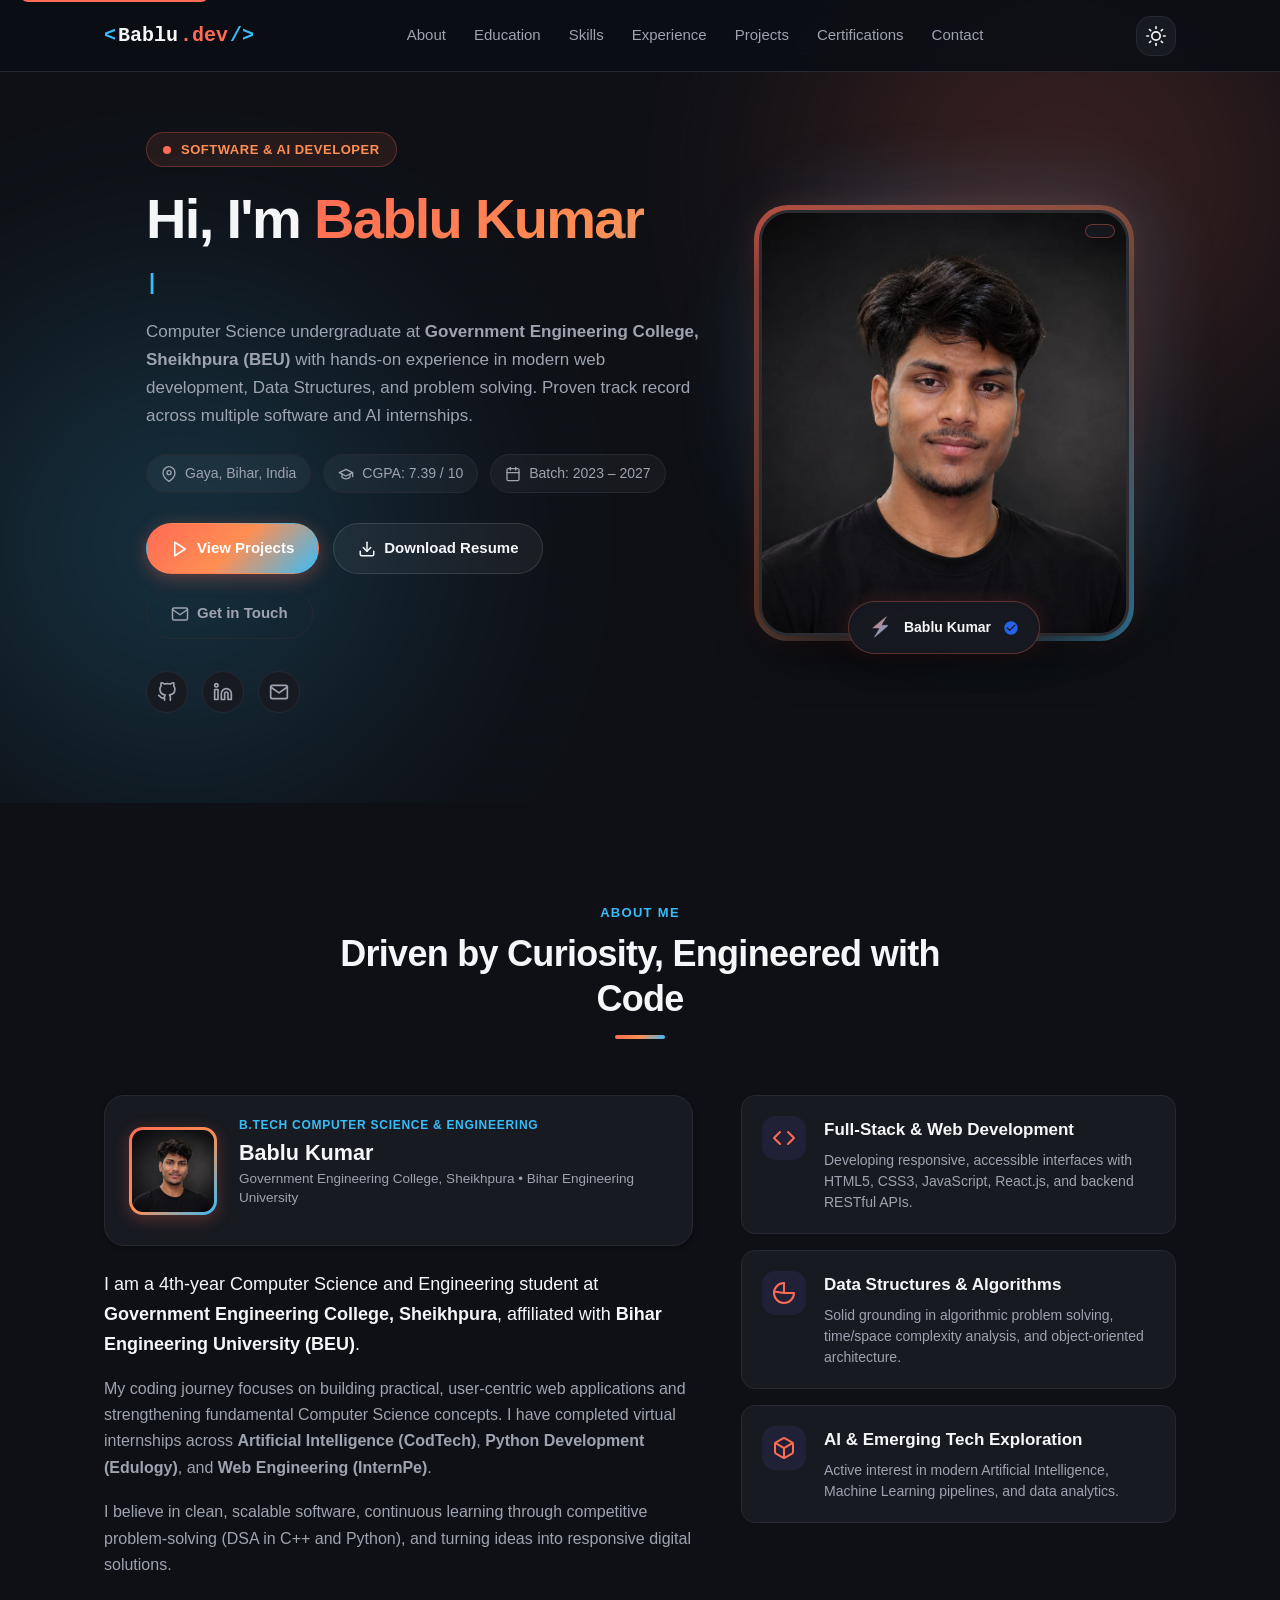
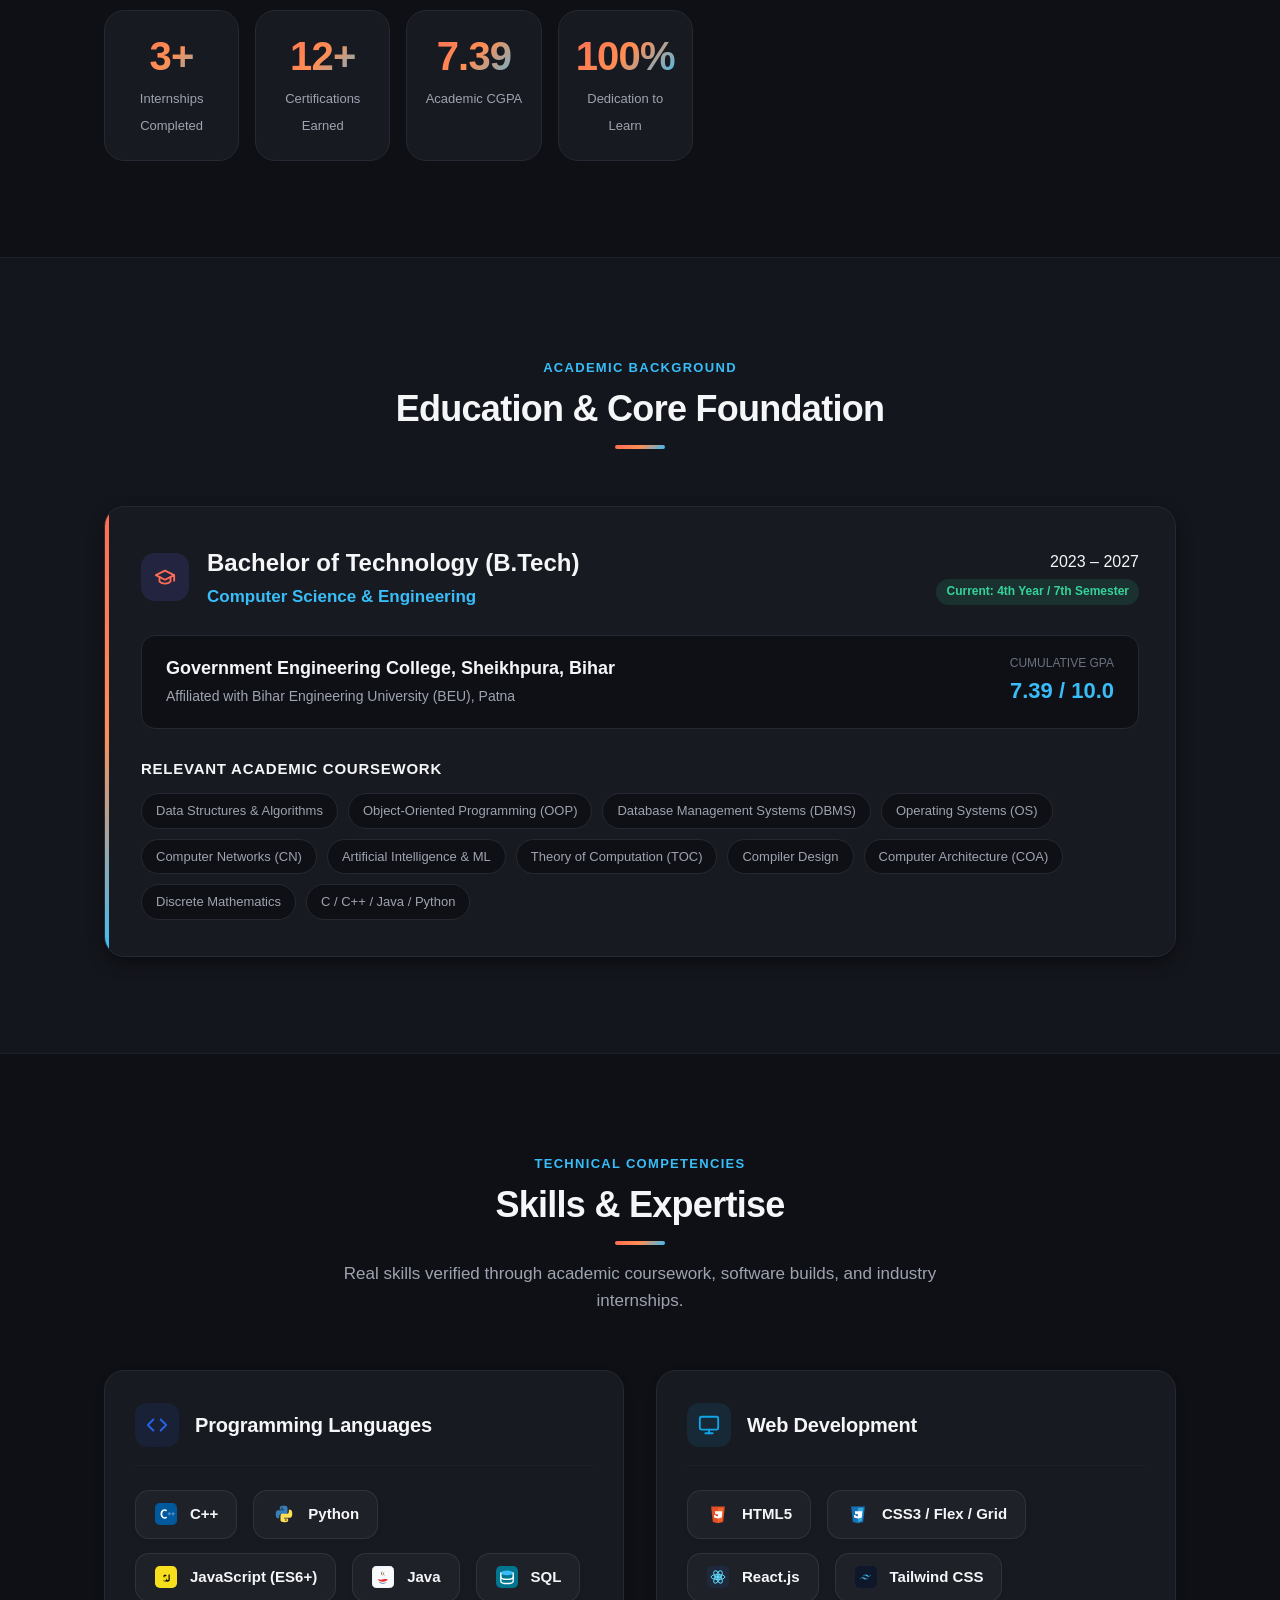
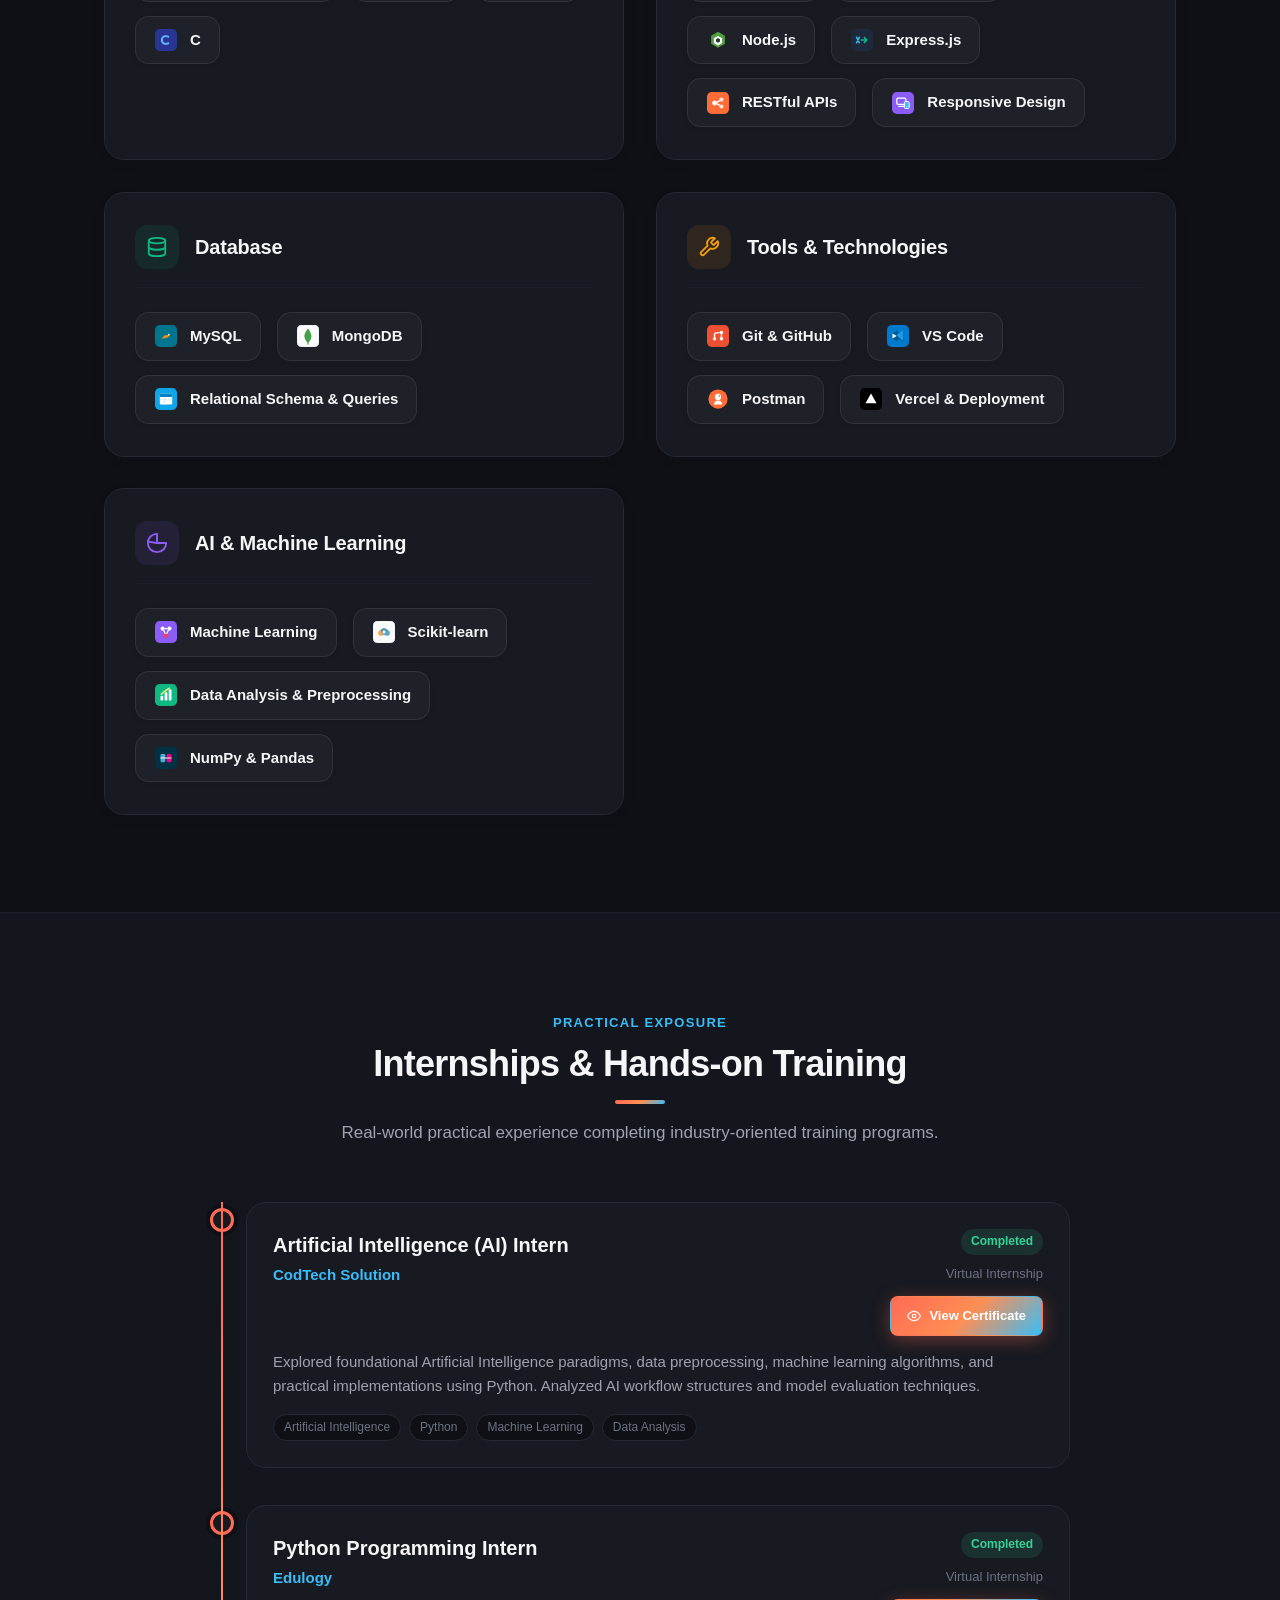
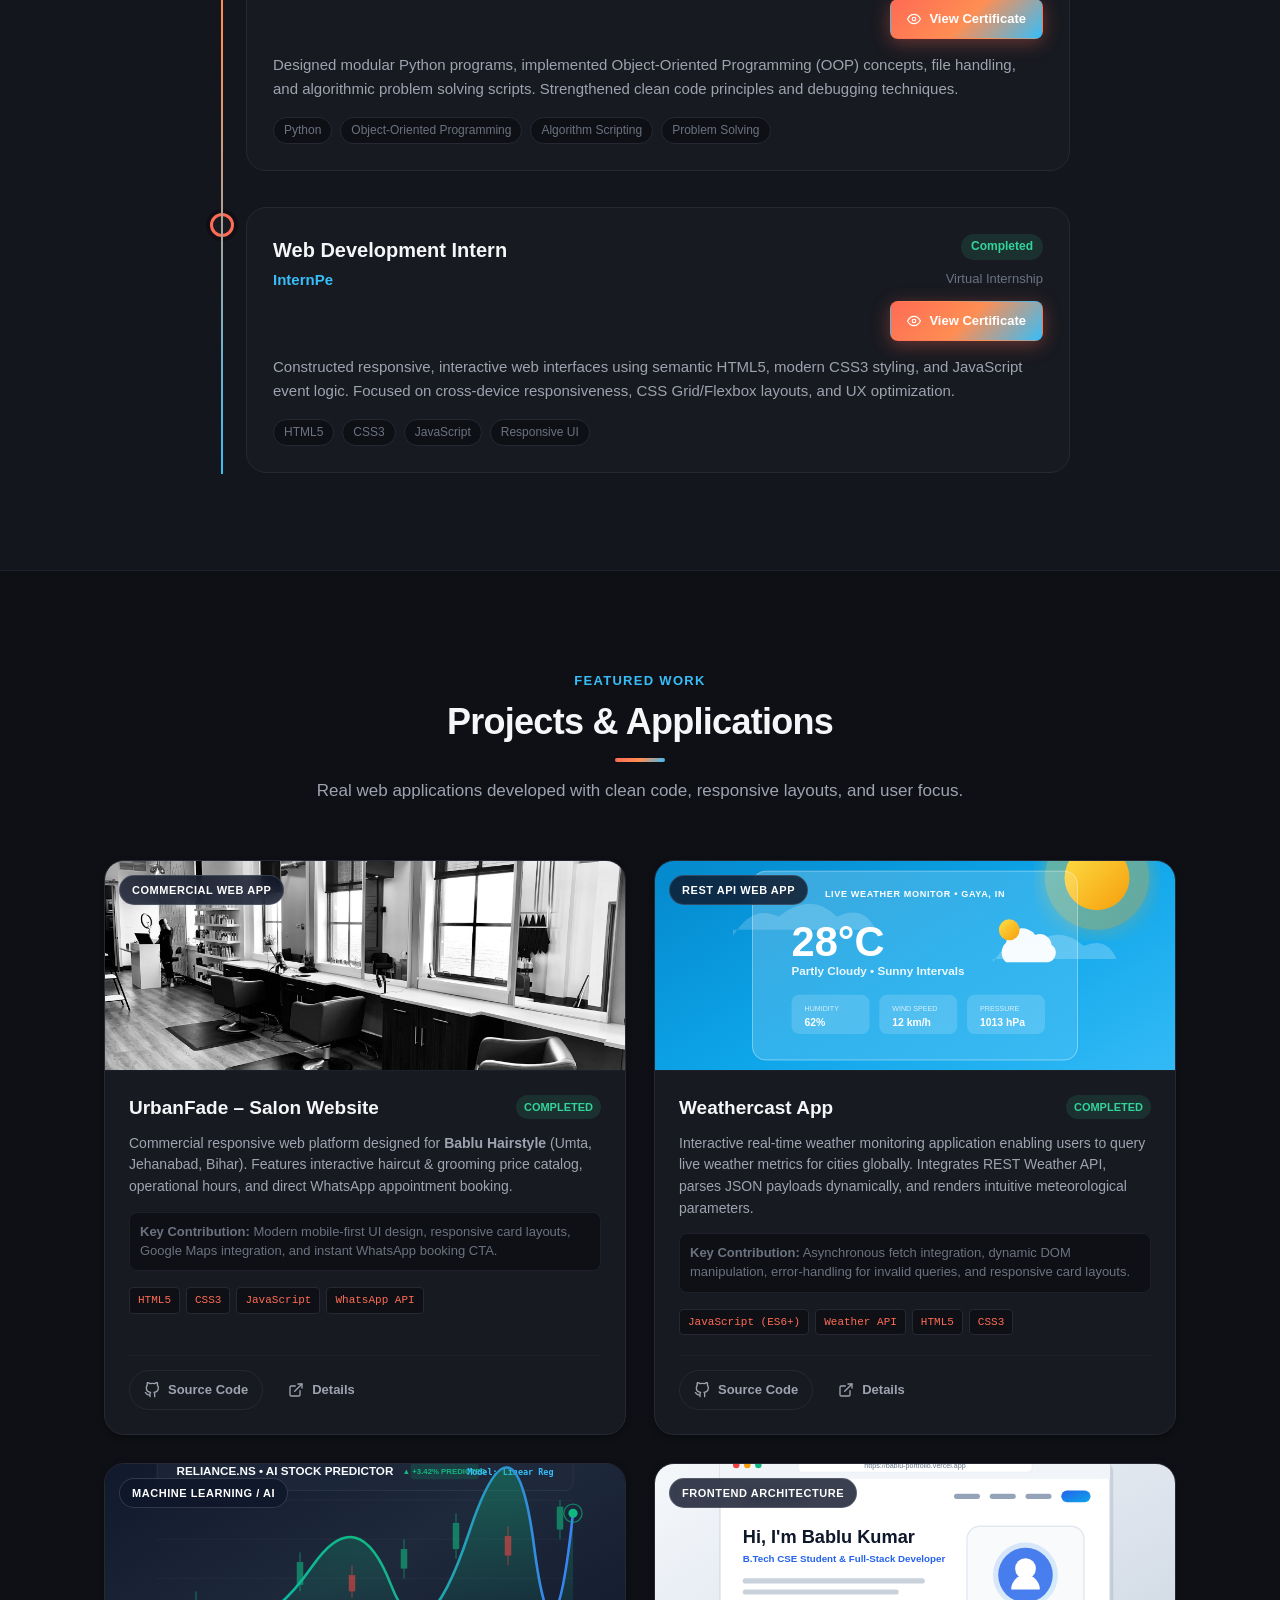
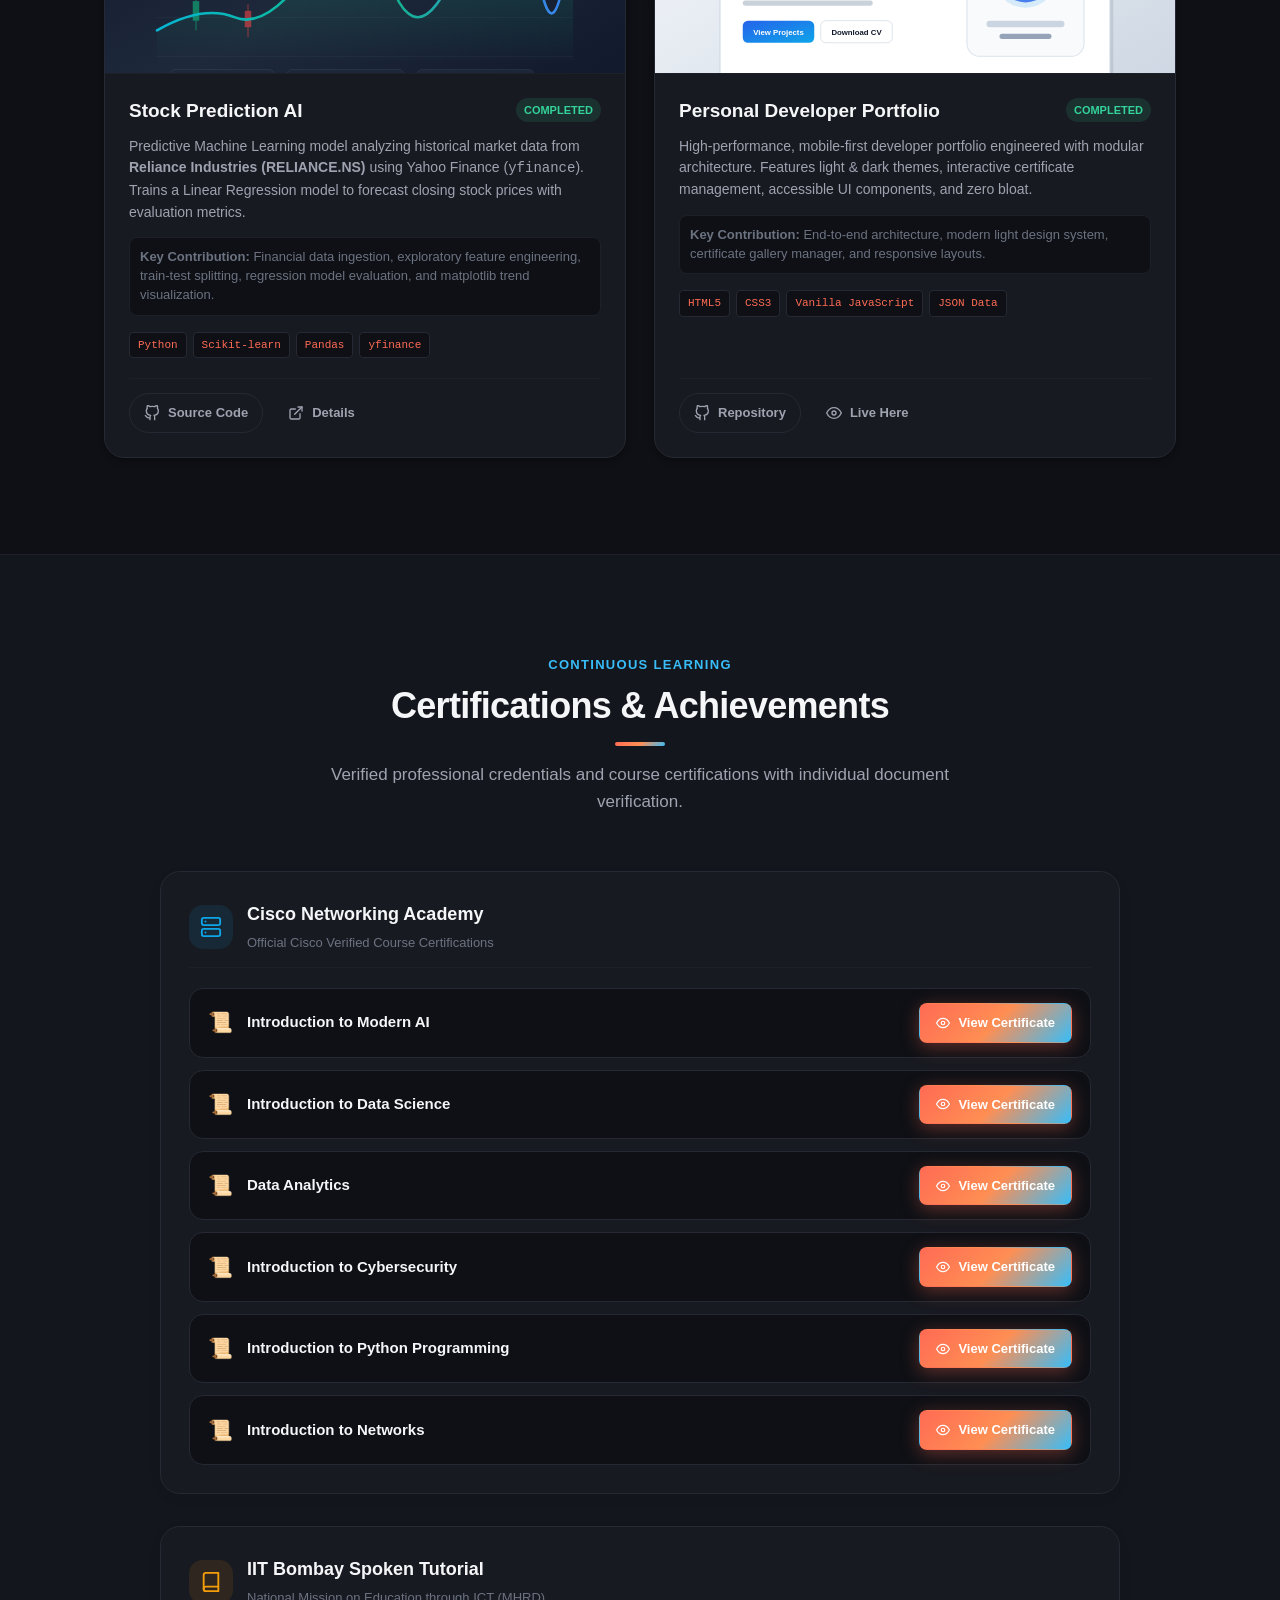
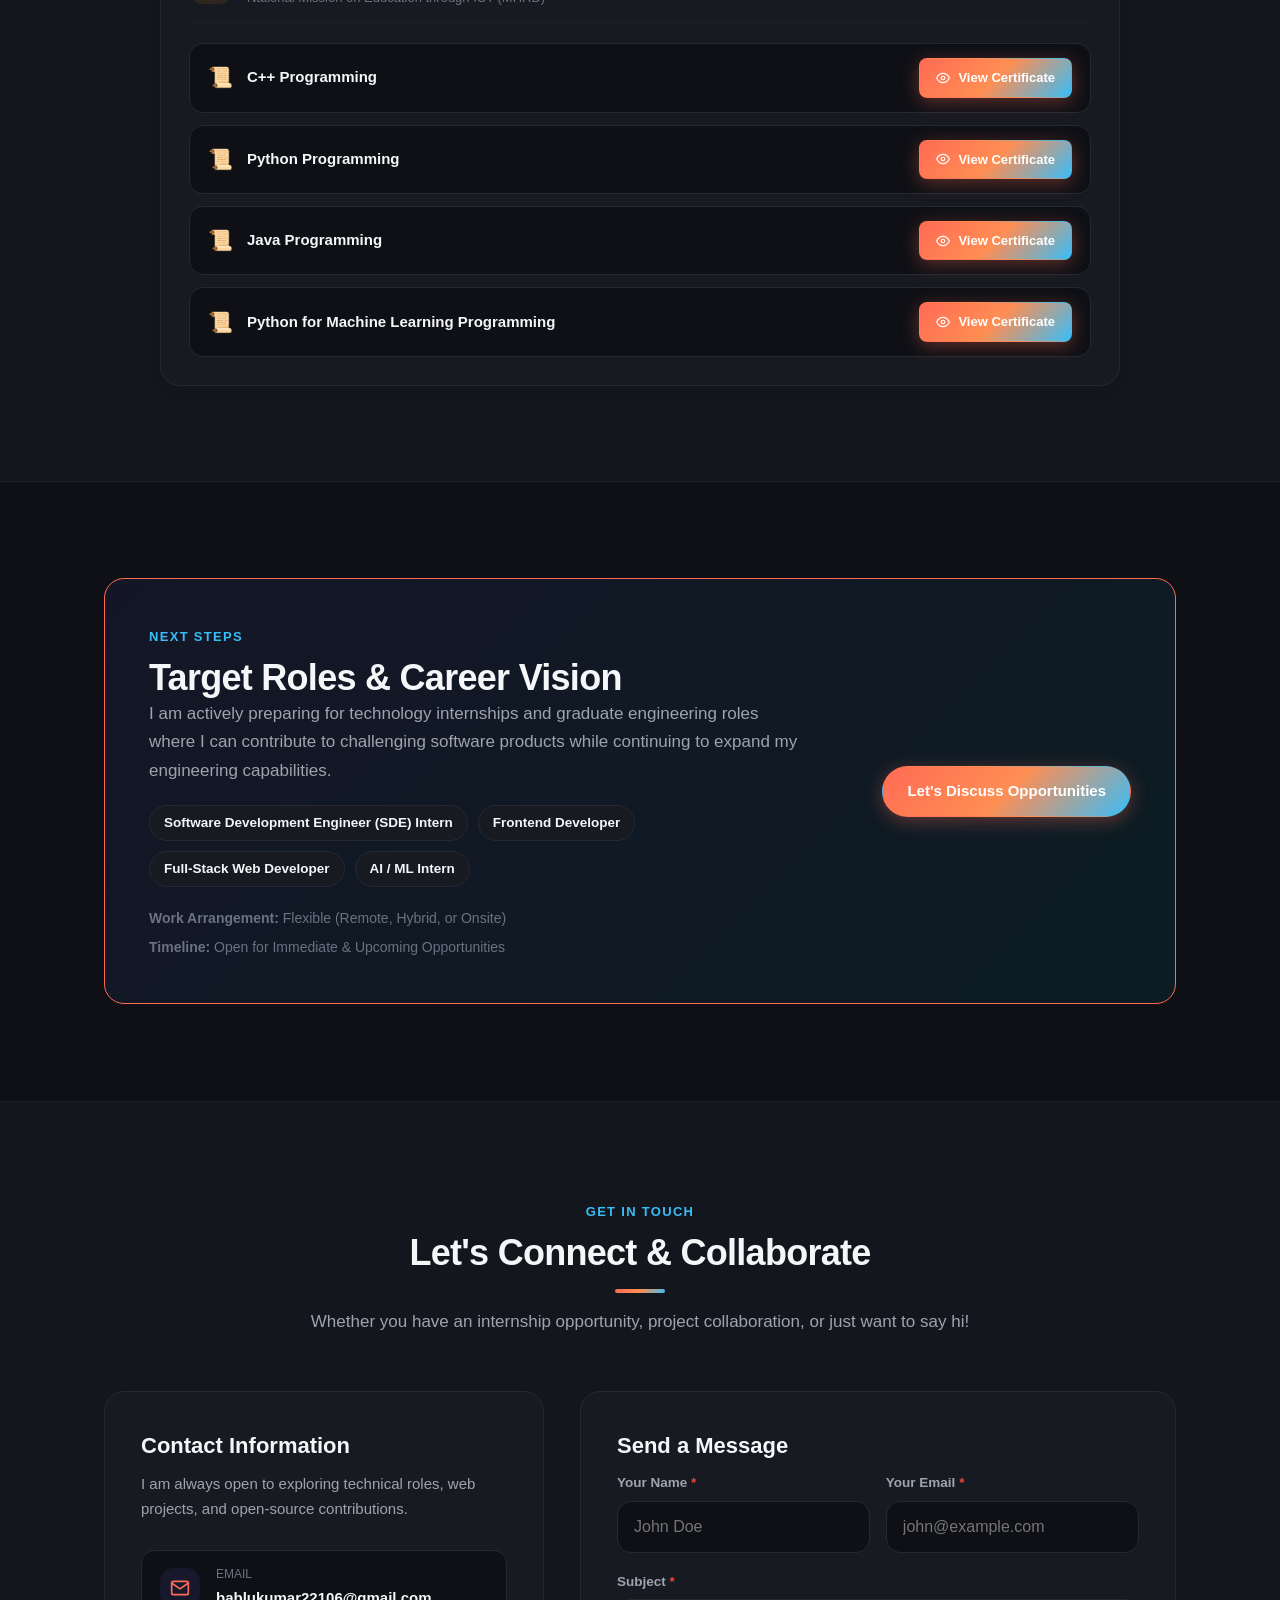
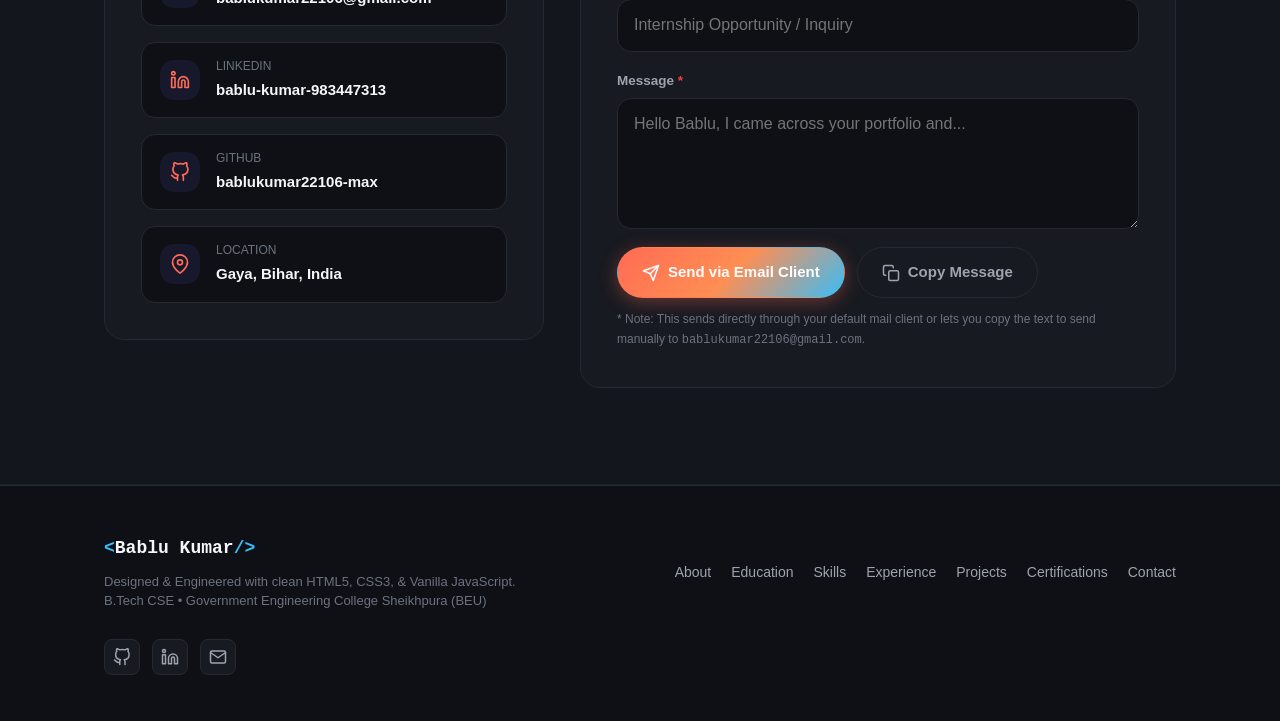
<file: index.html>
<!DOCTYPE html>
<html lang="en" data-theme="light">
<head>
  <meta charset="UTF-8">
  <meta name="viewport" content="width=device-width, initial-scale=1.0">
  <title>Bablu Kumar | B.Tech CSE & Full-Stack Web Developer Portfolio</title>
  <meta name="description" content="Personal portfolio of Bablu Kumar, B.Tech Computer Science student at GEC Sheikhpura (BEU). Full-stack web developer, AI/ML enthusiast, and problem solver.">
  <meta name="keywords" content="Bablu Kumar, Portfolio, B.Tech CSE, Full Stack Developer, Web Developer, Bihar Engineering University, GEC Sheikhpura, Python, React, JavaScript, AI">
  <meta name="author" content="Bablu Kumar">
  
  <!-- Open Graph / Meta for Social Sharing -->
  <meta property="og:title" content="Bablu Kumar | B.Tech CSE & Full-Stack Developer">
  <meta property="og:description" content="B.Tech Computer Science undergraduate, full-stack developer, and problem solver. View projects, experience, skills, and certifications.">
  <meta property="og:type" content="website">
  
  <link rel="stylesheet" href="style.css">
</head>
<body>
  <!-- PAGE PRELOADER -->
  <div id="page-loader" class="page-loader" aria-hidden="true">
    <div class="loader-content">
      <div class="loader-brand">
        <span class="loader-bracket">&lt;</span>
        <span class="loader-logo-name">Bablu</span>
        <span class="loader-logo-accent">.dev</span>
        <span class="loader-bracket">/&gt;</span>
      </div>
      <div class="loader-bar">
        <div class="loader-progress"></div>
      </div>
    </div>
  </div>

  <!-- SKIP TO CONTENT FOR ACCESSIBILITY -->
  <a href="#main-content" class="skip-link">Skip to main content</a>

  <!-- NAVBAR -->
  <header class="navbar" id="navbar">
    <div class="nav-container">
      <a href="#hero" class="nav-logo" aria-label="Bablu Kumar Portfolio Home">
        <span class="logo-bracket">&lt;</span>
        <span class="logo-name">Bablu</span>
        <span class="logo-accent">.dev</span>
        <span class="logo-bracket">/&gt;</span>
      </a>

      <!-- Desktop Navigation Menu -->
      <nav class="nav-menu" id="nav-menu" aria-label="Main Navigation">
        <ul class="nav-list">
          <li><a href="#about" class="nav-link">About</a></li>
          <li><a href="#education" class="nav-link">Education</a></li>
          <li><a href="#skills" class="nav-link">Skills</a></li>
          <li><a href="#experience" class="nav-link">Experience</a></li>
          <li><a href="#projects" class="nav-link">Projects</a></li>
          <li><a href="#certifications" class="nav-link">Certifications</a></li>
          <li><a href="#contact" class="nav-link">Contact</a></li>
        </ul>
      </nav>

      <!-- Action Buttons (Theme Toggle & Mobile Menu) -->
      <div class="nav-actions">
        <button id="theme-toggle" class="icon-btn" aria-label="Toggle light and dark theme" title="Toggle Theme">
          <!-- Sun Icon (shown in dark mode) -->
          <svg class="sun-icon" xmlns="http://www.w3.org/2000/svg" width="20" height="20" viewBox="0 0 24 24" fill="none" stroke="currentColor" stroke-width="2" stroke-linecap="round" stroke-linejoin="round">
            <circle cx="12" cy="12" r="5"></circle>
            <line x1="12" y1="1" x2="12" y2="3"></line>
            <line x1="12" y1="21" x2="12" y2="23"></line>
            <line x1="4.22" y1="4.22" x2="5.64" y2="5.64"></line>
            <line x1="18.36" y1="18.36" x2="19.78" y2="19.78"></line>
            <line x1="1" y1="12" x2="3" y2="12"></line>
            <line x1="21" y1="12" x2="23" y2="12"></line>
            <line x1="4.22" y1="19.78" x2="5.64" y2="18.36"></line>
            <line x1="18.36" y1="5.64" x2="19.78" y2="4.22"></line>
          </svg>
          <!-- Moon Icon (shown in light mode) -->
          <svg class="moon-icon" xmlns="http://www.w3.org/2000/svg" width="20" height="20" viewBox="0 0 24 24" fill="none" stroke="currentColor" stroke-width="2" stroke-linecap="round" stroke-linejoin="round">
            <path d="M21 12.79A9 9 0 1 1 11.21 3 7 7 0 0 0 21 12.79z"></path>
          </svg>
        </button>

        <button id="menu-toggle" class="icon-btn mobile-menu-btn" aria-label="Toggle mobile menu" aria-expanded="false" aria-controls="nav-menu">
          <span class="hamburger-bar"></span>
          <span class="hamburger-bar"></span>
          <span class="hamburger-bar"></span>
        </button>
      </div>
    </div>
  </header>

  <!-- MAIN CONTENT CONTAINER -->
  <main id="main-content">

    <!-- HERO SECTION -->
    <section class="hero-section" id="hero">
      <div class="hero-glow hero-glow-1"></div>
      <div class="hero-glow hero-glow-2"></div>
      <div class="container hero-container">
        
        <div class="hero-content">
          <div class="hero-top-pill">
            <span class="status-pulse-coral"></span>
            <span>Software &amp; AI Developer</span>
          </div>

          <h1 class="hero-title hero-title-reveal">
            Hi, I'm <span class="gradient-text hero-name-shimmer">Bablu Kumar</span>
          </h1>

          <p class="hero-subtitle">
            <span class="typed-tagline" id="hero-typing-target">B.Tech CSE Student &amp; Full-Stack Developer</span><span class="typing-cursor" aria-hidden="true">|</span>
          </p>

          <p class="hero-description">
            Computer Science undergraduate at <strong>Government Engineering College, Sheikhpura (BEU)</strong> with hands-on experience in modern web development, Data Structures, and problem solving. Proven track record across multiple software and AI internships.
          </p>

          <div class="hero-meta">
            <span class="meta-item">
              <svg xmlns="http://www.w3.org/2000/svg" width="16" height="16" viewBox="0 0 24 24" fill="none" stroke="currentColor" stroke-width="2" stroke-linecap="round" stroke-linejoin="round"><path d="M21 10c0 7-9 13-9 13s-9-6-9-13a9 9 0 0 1 18 0z"></path><circle cx="12" cy="10" r="3"></circle></svg>
              Gaya, Bihar, India
            </span>
            <span class="meta-item">
              <svg xmlns="http://www.w3.org/2000/svg" width="16" height="16" viewBox="0 0 24 24" fill="none" stroke="currentColor" stroke-width="2" stroke-linecap="round" stroke-linejoin="round"><path d="M22 10v6M2 10l10-5 10 5-10 5z"></path><path d="M6 12v5c3 3 9 3 12 0v-5"></path></svg>
              CGPA: 7.39 / 10
            </span>
            <span class="meta-item">
              <svg xmlns="http://www.w3.org/2000/svg" width="16" height="16" viewBox="0 0 24 24" fill="none" stroke="currentColor" stroke-width="2" stroke-linecap="round" stroke-linejoin="round"><rect x="3" y="4" width="18" height="18" rx="2" ry="2"></rect><line x1="16" y1="2" x2="16" y2="6"></line><line x1="8" y1="2" x2="8" y2="6"></line><line x1="3" y1="10" x2="21" y2="10"></line></svg>
              Batch: 2023 – 2027
            </span>
          </div>

          <div class="hero-cta">
            <a href="#projects" class="btn btn-primary">
              <svg xmlns="http://www.w3.org/2000/svg" width="18" height="18" viewBox="0 0 24 24" fill="none" stroke="currentColor" stroke-width="2" stroke-linecap="round" stroke-linejoin="round"><polygon points="5 3 19 12 5 21 5 3"></polygon></svg>
              View Projects
            </a>
            <button class="btn btn-secondary" id="resume-btn" onclick="openResumeModal()">
              <svg xmlns="http://www.w3.org/2000/svg" width="18" height="18" viewBox="0 0 24 24" fill="none" stroke="currentColor" stroke-width="2" stroke-linecap="round" stroke-linejoin="round"><path d="M21 15v4a2 2 0 0 1-2 2H5a2 2 0 0 1-2-2v-4"></path><polyline points="7 10 12 15 17 10"></polyline><line x1="12" y1="15" x2="12" y2="3"></line></svg>
              Download Resume
            </button>
            <a href="#contact" class="btn btn-outline">
              <svg xmlns="http://www.w3.org/2000/svg" width="18" height="18" viewBox="0 0 24 24" fill="none" stroke="currentColor" stroke-width="2" stroke-linecap="round" stroke-linejoin="round"><path d="M4 4h16c1.1 0 2 .9 2 2v12c0 1.1-.9 2-2 2H4c-1.1 0-2-.9-2-2V6c0-1.1.9-2 2-2z"></path><polyline points="22,6 12,13 2,6"></polyline></svg>
              Get in Touch
            </a>
          </div>

          <div class="hero-socials">
            <a href="https://github.com/bablukumar22106-max" target="_blank" rel="noopener noreferrer" class="social-icon" aria-label="Bablu Kumar GitHub Profile">
              <svg xmlns="http://www.w3.org/2000/svg" width="20" height="20" viewBox="0 0 24 24" fill="none" stroke="currentColor" stroke-width="2" stroke-linecap="round" stroke-linejoin="round"><path d="M9 19c-5 1.5-5-2.5-7-3m14 6v-3.87a3.37 3.37 0 0 0-.94-2.61c3.14-.35 6.44-1.54 6.44-7A5.44 5.44 0 0 0 20 4.77 5.07 5.07 0 0 0 19.91 1S18.73.65 16 2.48a13.38 13.38 0 0 0-7 0C6.27.65 5.09 1 5.09 1A5.07 5.07 0 0 0 5 4.77a5.44 5.44 0 0 0-1.5 3.78c0 5.42 3.3 6.61 6.44 7A3.37 3.37 0 0 0 9 18.13V22"></path></svg>
            </a>
            <a href="https://www.linkedin.com/in/bablu-kumar-983447313" target="_blank" rel="noopener noreferrer" class="social-icon" aria-label="Bablu Kumar LinkedIn Profile">
              <svg xmlns="http://www.w3.org/2000/svg" width="20" height="20" viewBox="0 0 24 24" fill="none" stroke="currentColor" stroke-width="2" stroke-linecap="round" stroke-linejoin="round"><path d="M16 8a6 6 0 0 1 6 6v7h-4v-7a2 2 0 0 0-2-2 2 2 0 0 0-2 2v7h-4v-7a6 6 0 0 1 6-6z"></path><rect x="2" y="9" width="4" height="12"></rect><circle cx="4" cy="4" r="2"></circle></svg>
            </a>
            <a href="mailto:bablukumar22106@gmail.com" class="social-icon" aria-label="Send Email to Bablu Kumar">
              <svg xmlns="http://www.w3.org/2000/svg" width="20" height="20" viewBox="0 0 24 24" fill="none" stroke="currentColor" stroke-width="2" stroke-linecap="round" stroke-linejoin="round"><path d="M4 4h16c1.1 0 2 .9 2 2v12c0 1.1-.9 2-2 2H4c-1.1 0-2-.9-2-2V6c0-1.1.9-2 2-2z"></path><polyline points="22,6 12,13 2,6"></polyline></svg>
            </a>
          </div>
        </div>

        <div class="hero-visual">
          <div class="hero-portrait-card">
            <div class="portrait-glow"></div>
            <div class="portrait-frame-ring"></div>
            <div class="portrait-status-chip">

            </div>
            <div class="portrait-image-wrapper">
              <img src="assets/images/profile.jpg" alt="Bablu Kumar - Full-Stack Developer" class="hero-portrait-img">
            </div>
            <div class="hero-portrait-badge">
              <span class="badge-icon">⚡</span>
              <div class="badge-text">
                <span class="badge-title">Bablu Kumar</span>
                
              </div>
              <span class="badge-check-icon" title="Verified Profile">
                <svg xmlns="http://www.w3.org/2000/svg" width="16" height="16" viewBox="0 0 24 24" fill="#2563eb"><path d="M12 2C6.48 2 2 6.48 2 12s4.48 10 10 10 10-4.48 10-10S17.52 2 12 2zm-2 15l-5-5 1.41-1.41L10 14.17l7.59-7.59L19 8l-9 9z"/></svg>
              </span>
            </div>
          </div>
        </div>

      </div>
    </section>

    <!-- ABOUT SECTION -->
    <section class="section" id="about">
      <div class="container">
        <div class="section-header reveal-on-scroll">
          <span class="section-tag">About Me</span>
          <h2 class="section-title">Driven by Curiosity, Engineered with Code</h2>
          <div class="title-underline"></div>
        </div>

        <div class="about-grid">
          <div class="about-text reveal-on-scroll reveal-left">
            <div class="about-author-card">
              <div class="about-photo-frame">
                <img src="assets/images/profile.jpg" alt="Bablu Kumar - Software Developer" class="about-photo-img">
              </div>
              <div class="about-author-info">
                <span class="author-label">B.Tech Computer Science &amp; Engineering</span>
                <h3 class="author-name">Bablu Kumar</h3>
                <p class="author-uni">Government Engineering College, Sheikhpura • Bihar Engineering University</p>
              </div>
            </div>

            <p class="lead-text">
              I am a 4th-year Computer Science and Engineering student at <strong>Government Engineering College, Sheikhpura</strong>, affiliated with <strong>Bihar Engineering University (BEU)</strong>.
            </p>
            <p>
              My coding journey focuses on building practical, user-centric web applications and strengthening fundamental Computer Science concepts. I have completed virtual internships across <strong>Artificial Intelligence (CodTech)</strong>, <strong>Python Development (Edulogy)</strong>, and <strong>Web Engineering (InternPe)</strong>.
            </p>
            <p>
              I believe in clean, scalable software, continuous learning through competitive problem-solving (DSA in C++ and Python), and turning ideas into responsive digital solutions.
            </p>

            <div class="stats-row reveal-stagger">
              <div class="stat-card">
                <span class="stat-num">3+</span>
                <span class="stat-label">Internships Completed</span>
              </div>
              <div class="stat-card">
                <span class="stat-num">12+</span>
                <span class="stat-label">Certifications Earned</span>
              </div>
              <div class="stat-card">
                <span class="stat-num">7.39</span>
                <span class="stat-label">Academic CGPA</span>
              </div>
              <div class="stat-card">
                <span class="stat-num">100%</span>
                <span class="stat-label">Dedication to Learn</span>
              </div>
            </div>
          </div>

          <div class="about-highlights reveal-on-scroll reveal-right reveal-stagger">
            <div class="highlight-card">
              <div class="highlight-icon">
                <svg xmlns="http://www.w3.org/2000/svg" width="24" height="24" viewBox="0 0 24 24" fill="none" stroke="currentColor" stroke-width="2" stroke-linecap="round" stroke-linejoin="round"><polyline points="16 18 22 12 16 6"></polyline><polyline points="8 6 2 12 8 18"></polyline></svg>
              </div>
              <div class="highlight-info">
                <h3>Full-Stack & Web Development</h3>
                <p>Developing responsive, accessible interfaces with HTML5, CSS3, JavaScript, React.js, and backend RESTful APIs.</p>
              </div>
            </div>

            <div class="highlight-card">
              <div class="highlight-icon">
                <svg xmlns="http://www.w3.org/2000/svg" width="24" height="24" viewBox="0 0 24 24" fill="none" stroke="currentColor" stroke-width="2" stroke-linecap="round" stroke-linejoin="round"><path d="M12 2a10 10 0 1 0 10 10H12V2z"></path><path d="M12 12L2.1 10.5"></path><path d="M12 12V2.1"></path></svg>
              </div>
              <div class="highlight-info">
                <h3>Data Structures & Algorithms</h3>
                <p>Solid grounding in algorithmic problem solving, time/space complexity analysis, and object-oriented architecture.</p>
              </div>
            </div>

            <div class="highlight-card">
              <div class="highlight-icon">
                <svg xmlns="http://www.w3.org/2000/svg" width="24" height="24" viewBox="0 0 24 24" fill="none" stroke="currentColor" stroke-width="2" stroke-linecap="round" stroke-linejoin="round"><path d="M21 16V8a2 2 0 0 0-1-1.73l-7-4a2 2 0 0 0-2 0l-7 4A2 2 0 0 0 3 8v8a2 2 0 0 0 1 1.73l7 4a2 2 0 0 0 2 0l7-4A2 2 0 0 0 21 16z"></path><polyline points="3.27 6.96 12 12.01 20.73 6.96"></polyline><line x1="12" y1="22.08" x2="12" y2="12"></line></svg>
              </div>
              <div class="highlight-info">
                <h3>AI & Emerging Tech Exploration</h3>
                <p>Active interest in modern Artificial Intelligence, Machine Learning pipelines, and data analytics.</p>
              </div>
            </div>
          </div>
        </div>
      </div>
    </section>

    <!-- EDUCATION SECTION -->
    <section class="section section-alt" id="education">
      <div class="container">
        <div class="section-header reveal-on-scroll">
          <span class="section-tag">Academic Background</span>
          <h2 class="section-title">Education & Core Foundation</h2>
          <div class="title-underline"></div>
        </div>

        <div class="education-card reveal-on-scroll reveal-up">
          <div class="edu-header">
            <div class="edu-badge">
              <svg xmlns="http://www.w3.org/2000/svg" width="22" height="22" viewBox="0 0 24 24" fill="none" stroke="currentColor" stroke-width="2" stroke-linecap="round" stroke-linejoin="round"><path d="M22 10v6M2 10l10-5 10 5-10 5z"></path><path d="M6 12v5c3 3 9 3 12 0v-5"></path></svg>
            </div>
            <div class="edu-meta-title">
              <h3 class="edu-degree">Bachelor of Technology (B.Tech)</h3>
              <p class="edu-specialization">Computer Science & Engineering</p>
            </div>
            <div class="edu-timeline-badge">
              <span>2023 – 2027</span>
              <span class="edu-current-badge">Current: 4th Year / 7th Semester</span>
            </div>
          </div>

          <div class="edu-institution-info">
            <div class="institution-name">
              <strong>Government Engineering College, Sheikhpura, Bihar</strong>
              <span class="affiliation-text">Affiliated with Bihar Engineering University (BEU), Patna</span>
            </div>
            <div class="cgpa-pill">
              <span class="cgpa-label">Cumulative GPA</span>
              <span class="cgpa-value">7.39 / 10.0</span>
            </div>
          </div>

          <div class="coursework-container">
            <h4 class="coursework-title">Relevant Academic Coursework</h4>
            <div class="coursework-tags">
              <span class="course-tag">Data Structures & Algorithms</span>
              <span class="course-tag">Object-Oriented Programming (OOP)</span>
              <span class="course-tag">Database Management Systems (DBMS)</span>
              <span class="course-tag">Operating Systems (OS)</span>
              <span class="course-tag">Computer Networks (CN)</span>
              <span class="course-tag">Artificial Intelligence & ML</span>
              <span class="course-tag">Theory of Computation (TOC)</span>
              <span class="course-tag">Compiler Design</span>
              <span class="course-tag">Computer Architecture (COA)</span>
              <span class="course-tag">Discrete Mathematics</span>
              <span class="course-tag">C / C++ / Java / Python</span>
            </div>
          </div>
        </div>
      </div>
    </section>

    <!-- TECHNICAL SKILLS SECTION -->
    <section class="section" id="skills">
      <div class="container">
        <div class="section-header reveal-on-scroll">
          <span class="section-tag">Technical Competencies</span>
          <h2 class="section-title">Skills &amp; Expertise</h2>
          <div class="title-underline"></div>
          <p class="section-subtitle">Real skills verified through academic coursework, software builds, and industry internships.</p>
        </div>

        <div class="skills-grid reveal-stagger">
          <!-- Category 1: Programming Languages -->
          <div class="skill-category-card reveal-on-scroll reveal-up">
            <div class="category-header">
              <div class="category-icon" style="background: rgba(37, 99, 235, 0.1); color: #2563eb;">
                <svg xmlns="http://www.w3.org/2000/svg" width="22" height="22" viewBox="0 0 24 24" fill="none" stroke="currentColor" stroke-width="2" stroke-linecap="round" stroke-linejoin="round"><polyline points="16 18 22 12 16 6"></polyline><polyline points="8 6 2 12 8 18"></polyline></svg>
              </div>
              <h3>Programming Languages</h3>
            </div>
            <div class="skill-items">
              <!-- C++ -->
              <div class="skill-pill">
                <span class="skill-icon">
                  <svg width="22" height="22" viewBox="0 0 32 32" fill="none">
                    <rect width="32" height="32" rx="7" fill="#00599C"/>
                    <path d="M17.5 10.5C16.8 9.8 15.6 9.2 14.1 9.2C10.6 9.2 8 12.1 8 16C8 19.9 10.6 22.8 14.1 22.8C15.6 22.8 16.8 22.2 17.5 21.5L16.2 19.8C15.7 20.3 15 20.7 14.1 20.7C12.1 20.7 10.6 18.8 10.6 16C10.6 13.2 12.1 11.3 14.1 11.3C15 11.3 15.7 11.7 16.2 12.2L17.5 10.5Z" fill="#FFFFFF"/>
                    <path d="M20 15V13.5H21.5V15H23V16.5H21.5V18H20V16.5H18.5V15H20Z" fill="#659AD2"/>
                    <path d="M25.5 15V13.5H27V15H28.5V16.5H27V18H25.5V16.5H24V15H25.5Z" fill="#659AD2"/>
                  </svg>
                </span>
                <span class="skill-name">C++</span>
              </div>

              <!-- Python -->
              <div class="skill-pill">
                <span class="skill-icon">
                  <svg width="22" height="22" viewBox="0 0 32 32" fill="none">
                    <path d="M15.8 4C9.5 4 9.9 6.7 9.9 6.7L10 9.5H16V10.4H7.5C7.5 10.4 4 10 4 16.2C4 22.4 7.1 22.1 7.1 22.1H9V19.4C9 19.4 8.9 16.2 12.2 16.2H18.1C18.1 16.2 21.1 16.3 21.1 13.3V7.2C21.1 7.2 21.6 4 15.8 4ZM13.2 6C13.8 6 14.3 6.5 14.3 7.1C14.3 7.7 13.8 8.2 13.2 8.2C12.6 8.2 12.1 7.7 12.1 7.1C12.1 6.5 12.6 6 13.2 6Z" fill="#387EB8"/>
                    <path d="M16.2 28C22.5 28 22.1 25.3 22.1 25.3L22 22.5H16V21.6H24.5C24.5 21.6 28 22 28 15.8C28 9.6 24.9 9.9 24.9 9.9H23V12.6C23 12.6 23.1 15.8 19.8 15.8H13.9C13.9 15.8 10.9 15.7 10.9 18.7V24.8C10.9 24.8 10.4 28 16.2 28ZM18.8 26C18.2 26 17.7 25.5 17.7 24.9C17.7 24.3 18.2 23.8 18.8 23.8C19.4 23.8 19.9 24.3 19.9 24.9C19.9 25.5 19.4 26 18.8 26Z" fill="#FFE052"/>
                  </svg>
                </span>
                <span class="skill-name">Python</span>
              </div>

              <!-- JavaScript -->
              <div class="skill-pill">
                <span class="skill-icon">
                  <svg width="22" height="22" viewBox="0 0 32 32" fill="none">
                    <rect width="32" height="32" rx="7" fill="#F7DF1E"/>
                    <path d="M19 12.5H21.4V19.8C21.4 21.8 20.3 22.8 18.4 22.8C16.8 22.8 15.7 22 15.2 20.8L17.2 19.6C17.6 20.2 18 20.7 18.6 20.7C19.3 20.7 19.7 20.3 19.7 19.5V12.5H19ZM11.6 20.9C12.3 21.3 13.1 21.6 14.1 21.6C15.6 21.6 16.5 20.8 16.5 19.5C16.5 18.4 15.8 17.8 14.5 17.2C13.1 16.6 12.2 16.1 12.2 14.9C12.2 13.8 13.1 12.9 14.6 12.9C15.4 12.9 16.2 13.1 16.7 13.5L16.1 15.3C15.6 15 15.1 14.8 14.5 14.8C13.8 14.8 13.4 15.2 13.4 15.7C13.4 16.6 14.1 17.1 15.4 17.7C16.9 18.3 17.8 18.9 17.8 20.3C17.8 21.6 16.7 22.7 14.9 22.7C13.7 22.7 12.6 22.2 11.9 21.6L11.6 20.9Z" fill="#000000"/>
                  </svg>
                </span>
                <span class="skill-name">JavaScript (ES6+)</span>
              </div>

              <!-- Java -->
              <div class="skill-pill">
                <span class="skill-icon">
                  <svg width="22" height="22" viewBox="0 0 32 32" fill="none">
                    <rect width="32" height="32" rx="7" fill="#F8FAFC" stroke="#E2E8F0"/>
                    <path d="M15.5 8C13.5 10.5 14.5 12 16 13.5C14.5 13.5 13 12 13 10.5C13 9 14.5 8 15.5 8Z" fill="#5382A1"/>
                    <path d="M18 9C16.5 11 17.5 12.5 19 14C17.5 14 16 12.5 16 11C16 9.5 17.5 9 18 9Z" fill="#E76F00"/>
                    <path d="M9 19C9 19 10 20 12.5 20C15 20 18 19 19.5 19C21 19 23 20 23 20C23 20 22 21.5 18 22.5C14 23.5 9 22.5 9 19Z" fill="#EA2D2E"/>
                    <path d="M10 23C10 23 11.5 24 14 24.5C16.5 25 20.5 24.5 22 23C22 23 21 24.5 18 25.5C15 26.5 10 25.5 10 23Z" fill="#5382A1"/>
                  </svg>
                </span>
                <span class="skill-name">Java</span>
              </div>

              <!-- SQL -->
              <div class="skill-pill">
                <span class="skill-icon">
                  <svg width="22" height="22" viewBox="0 0 32 32" fill="none">
                    <rect width="32" height="32" rx="7" fill="#00758F"/>
                    <ellipse cx="16" cy="10" rx="9" ry="3.5" fill="#38BDF8"/>
                    <path d="M7 10V16C7 17.9 11 19.5 16 19.5C21 19.5 25 17.9 25 16V10" stroke="#FFFFFF" stroke-width="2" stroke-linecap="round"/>
                    <path d="M7 16V22C7 23.9 11 25.5 16 25.5C21 25.5 25 23.9 25 22V16" stroke="#FFFFFF" stroke-width="2" stroke-linecap="round"/>
                  </svg>
                </span>
                <span class="skill-name">SQL</span>
              </div>

              <!-- C -->
              <div class="skill-pill">
                <span class="skill-icon">
                  <svg width="22" height="22" viewBox="0 0 32 32" fill="none">
                    <rect width="32" height="32" rx="7" fill="#283593"/>
                    <path d="M21 11C19.5 9.5 17.5 9 15.5 9C11.5 9 8.5 12 8.5 16C8.5 20 11.5 23 15.5 23C17.5 23 19.5 22.5 21 21L19.5 18.8C18.5 19.8 17 20.2 15.5 20.2C13 20.2 11.5 18.5 11.5 16C11.5 13.5 13 11.8 15.5 11.8C17 11.8 18.5 12.2 19.5 13.2L21 11Z" fill="#64B5F6"/>
                  </svg>
                </span>
                <span class="skill-name">C</span>
              </div>
            </div>
          </div>

          <!-- Category 2: Web Development -->
          <div class="skill-category-card reveal-on-scroll reveal-up">
            <div class="category-header">
              <div class="category-icon" style="background: rgba(14, 165, 233, 0.1); color: #0ea5e9;">
                <svg xmlns="http://www.w3.org/2000/svg" width="22" height="22" viewBox="0 0 24 24" fill="none" stroke="currentColor" stroke-width="2" stroke-linecap="round" stroke-linejoin="round"><rect x="2" y="3" width="20" height="14" rx="2" ry="2"></rect><line x1="8" y1="21" x2="16" y2="21"></line><line x1="12" y1="17" x2="12" y2="21"></line></svg>
              </div>
              <h3>Web Development</h3>
            </div>
            <div class="skill-items">
              <!-- HTML5 -->
              <div class="skill-pill">
                <span class="skill-icon">
                  <svg width="22" height="22" viewBox="0 0 32 32" fill="none">
                    <path d="M6 5L8.5 27.5L16 29.5L23.5 27.5L26 5H6Z" fill="#E34F26"/>
                    <path d="M16 7V27.5L21.8 25.8L23.9 7H16Z" fill="#EF652A"/>
                    <path d="M16 12H11.5L12 16.5H16V19.5L12.5 18.5L12.3 17.5H10.1L10.5 21L16 22.5L21.5 21L22.2 12H16Z" fill="#FFFFFF"/>
                  </svg>
                </span>
                <span class="skill-name">HTML5</span>
              </div>

              <!-- CSS3 -->
              <div class="skill-pill">
                <span class="skill-icon">
                  <svg width="22" height="22" viewBox="0 0 32 32" fill="none">
                    <path d="M6 5L8.5 27.5L16 29.5L23.5 27.5L26 5H6Z" fill="#1572B6"/>
                    <path d="M16 7V27.5L21.8 25.8L23.9 7H16Z" fill="#33A9DC"/>
                    <path d="M16 12H11.5L12 16.5H16V19.5L12.5 18.5L12.3 17.5H10.1L10.5 21L16 22.5L21.5 21L22.2 12H16Z" fill="#FFFFFF"/>
                  </svg>
                </span>
                <span class="skill-name">CSS3 / Flex / Grid</span>
              </div>

              <!-- React.js -->
              <div class="skill-pill">
                <span class="skill-icon">
                  <svg width="22" height="22" viewBox="0 0 32 32" fill="none">
                    <rect width="32" height="32" rx="7" fill="#1E293B"/>
                    <circle cx="16" cy="16" r="2.8" fill="#61DAFB"/>
                    <ellipse cx="16" cy="16" rx="10" ry="3.8" stroke="#61DAFB" stroke-width="1.4"/>
                    <ellipse cx="16" cy="16" rx="10" ry="3.8" stroke="#61DAFB" stroke-width="1.4" transform="rotate(60 16 16)"/>
                    <ellipse cx="16" cy="16" rx="10" ry="3.8" stroke="#61DAFB" stroke-width="1.4" transform="rotate(120 16 16)"/>
                  </svg>
                </span>
                <span class="skill-name">React.js</span>
              </div>

              <!-- Tailwind CSS -->
              <div class="skill-pill">
                <span class="skill-icon">
                  <svg width="22" height="22" viewBox="0 0 32 32" fill="none">
                    <rect width="32" height="32" rx="7" fill="#0F172A"/>
                    <path d="M11 15.5C12 13.5 13.5 12.5 15.5 12.5C18.5 12.5 19 14.5 20.5 14.5C21.8 14.5 22.8 13.8 23.5 12.5C23 14.5 21.5 15.5 19.5 15.5C16.5 15.5 16 13.5 14.5 13.5C13.2 13.5 12.2 14.2 11 15.5ZM7 19.5C8 17.5 9.5 16.5 11.5 16.5C14.5 16.5 15 18.5 16.5 18.5C17.8 18.5 18.8 17.8 19.5 16.5C19 18.5 17.5 19.5 15.5 19.5C12.5 19.5 12 17.5 10.5 17.5C9.2 17.5 8.2 18.2 7 19.5Z" fill="#38BDF8"/>
                  </svg>
                </span>
                <span class="skill-name">Tailwind CSS</span>
              </div>

              <!-- Node.js -->
              <div class="skill-pill">
                <span class="skill-icon">
                  <svg width="22" height="22" viewBox="0 0 32 32" fill="none">
                    <path d="M16 4L26 9.8V21.4L16 27.2L6 21.4V9.8L16 4Z" fill="#539E43"/>
                    <path d="M16 10L22 13.5V20.5L16 24L10 20.5V13.5L16 10Z" fill="#FFFFFF"/>
                    <path d="M16 13L19 14.8V18.2L16 20L13 18.2V14.8L16 13Z" fill="#333333"/>
                  </svg>
                </span>
                <span class="skill-name">Node.js</span>
              </div>

              <!-- Express.js -->
              <div class="skill-pill">
                <span class="skill-icon">
                  <svg width="22" height="22" viewBox="0 0 32 32" fill="none">
                    <rect width="32" height="32" rx="7" fill="#1E293B"/>
                    <path d="M8 12L12 20M12 12L8 20" stroke="#38BDF8" stroke-width="2.2" stroke-linecap="round"/>
                    <path d="M15 16H23M23 16L19.5 12.5M23 16L19.5 19.5" stroke="#10B981" stroke-width="2.2" stroke-linecap="round" stroke-linejoin="round"/>
                  </svg>
                </span>
                <span class="skill-name">Express.js</span>
              </div>

              <!-- RESTful APIs -->
              <div class="skill-pill">
                <span class="skill-icon">
                  <svg width="22" height="22" viewBox="0 0 32 32" fill="none">
                    <rect width="32" height="32" rx="7" fill="#FF6C37"/>
                    <circle cx="11" cy="16" r="3.5" fill="#FFFFFF"/>
                    <circle cx="21" cy="11" r="3" fill="#FFE5D9"/>
                    <circle cx="21" cy="21" r="3" fill="#FFE5D9"/>
                    <line x1="14" y1="15" x2="18.5" y2="12.5" stroke="#FFFFFF" stroke-width="2"/>
                    <line x1="14" y1="17" x2="18.5" y2="19.5" stroke="#FFFFFF" stroke-width="2"/>
                  </svg>
                </span>
                <span class="skill-name">RESTful APIs</span>
              </div>

              <!-- Responsive Design -->
              <div class="skill-pill">
                <span class="skill-icon">
                  <svg width="22" height="22" viewBox="0 0 32 32" fill="none">
                    <rect width="32" height="32" rx="7" fill="#8B5CF6"/>
                    <rect x="7" y="9" width="13" height="9" rx="1.5" stroke="#FFFFFF" stroke-width="1.8"/>
                    <line x1="10" y1="21" x2="17" y2="21" stroke="#FFFFFF" stroke-width="1.8" stroke-linecap="round"/>
                    <rect x="18" y="14" width="7" height="10" rx="1.5" fill="#38BDF8" stroke="#FFFFFF" stroke-width="1.4"/>
                    <circle cx="21.5" cy="21.5" r="0.8" fill="#FFFFFF"/>
                  </svg>
                </span>
                <span class="skill-name">Responsive Design</span>
              </div>
            </div>
          </div>

          <!-- Category 3: Database -->
          <div class="skill-category-card reveal-on-scroll reveal-up">
            <div class="category-header">
              <div class="category-icon" style="background: rgba(16, 185, 129, 0.1); color: #10b981;">
                <svg xmlns="http://www.w3.org/2000/svg" width="22" height="22" viewBox="0 0 24 24" fill="none" stroke="currentColor" stroke-width="2" stroke-linecap="round" stroke-linejoin="round"><ellipse cx="12" cy="5" rx="9" ry="3"></ellipse><path d="M21 12c0 1.66-4 3-9 3s-9-1.34-9-3"></path><path d="M3 5v14c0 1.66 4 3 9 3s9-1.34 9-3V5"></path></svg>
              </div>
              <h3>Database</h3>
            </div>
            <div class="skill-items">
              <!-- MySQL -->
              <div class="skill-pill">
                <span class="skill-icon">
                  <svg width="22" height="22" viewBox="0 0 32 32" fill="none">
                    <rect width="32" height="32" rx="7" fill="#00758F"/>
                    <path d="M10 20C10 20 12 16 15 15C18 14 20 15 22 13C22 13 21 17 18 18C15 19 12 19 10 20Z" fill="#F29111"/>
                    <circle cx="20" cy="14" r="1.2" fill="#FFFFFF"/>
                  </svg>
                </span>
                <span class="skill-name">MySQL</span>
              </div>

              <!-- MongoDB -->
              <div class="skill-pill">
                <span class="skill-icon">
                  <svg width="22" height="22" viewBox="0 0 32 32" fill="none">
                    <rect width="32" height="32" rx="7" fill="#F8FAFC" stroke="#E2E8F0"/>
                    <path d="M16 5C16 5 11 11 11 16.5C11 21.5 14.5 24.5 16 26.5C17.5 24.5 21 21.5 21 16.5C21 11 16 5 16 5Z" fill="#47A248"/>
                    <path d="M16 6V26C15.8 25.8 11 21 11 16.5C11 11 16 6 16 6Z" fill="#499D4A"/>
                    <path d="M16 26V28" stroke="#3FA037" stroke-width="1.5" stroke-linecap="round"/>
                  </svg>
                </span>
                <span class="skill-name">MongoDB</span>
              </div>

              <!-- Relational Schema & Queries -->
              <div class="skill-pill">
                <span class="skill-icon">
                  <svg width="22" height="22" viewBox="0 0 32 32" fill="none">
                    <rect width="32" height="32" rx="7" fill="#0EA5E9"/>
                    <rect x="7" y="8" width="18" height="16" rx="2" fill="#FFFFFF"/>
                    <rect x="7" y="8" width="18" height="5" rx="1.5" fill="#0284C7"/>
                    <line x1="7" y1="17" x2="25" y2="17" stroke="#E2E8F0" stroke-width="1.5"/>
                    <line x1="14" y1="13" x2="14" y2="24" stroke="#E2E8F0" stroke-width="1.5"/>
                  </svg>
                </span>
                <span class="skill-name">Relational Schema &amp; Queries</span>
              </div>
            </div>
          </div>

          <!-- Category 4: Tools & Technologies -->
          <div class="skill-category-card reveal-on-scroll reveal-up">
            <div class="category-header">
              <div class="category-icon" style="background: rgba(245, 158, 11, 0.1); color: #f59e0b;">
                <svg xmlns="http://www.w3.org/2000/svg" width="22" height="22" viewBox="0 0 24 24" fill="none" stroke="currentColor" stroke-width="2" stroke-linecap="round" stroke-linejoin="round"><path d="M14.7 6.3a1 1 0 0 0 0 1.4l1.6 1.6a1 1 0 0 0 1.4 0l3.77-3.77a6 6 0 0 1-7.94 7.94l-6.91 6.91a2.12 2.12 0 0 1-3-3l6.91-6.91a6 6 0 0 1 7.94-7.94l-3.76 3.76z"></path></svg>
              </div>
              <h3>Tools &amp; Technologies</h3>
            </div>
            <div class="skill-items">
              <!-- Git & GitHub -->
              <div class="skill-pill">
                <span class="skill-icon">
                  <svg width="22" height="22" viewBox="0 0 32 32" fill="none">
                    <rect width="32" height="32" rx="7" fill="#F05032"/>
                    <circle cx="11" cy="20" r="2.5" fill="#FFFFFF"/>
                    <circle cx="21" cy="11" r="2.5" fill="#FFFFFF"/>
                    <circle cx="21" cy="20" r="2.5" fill="#FFFFFF"/>
                    <line x1="11" y1="17.5" x2="11" y2="12" stroke="#FFFFFF" stroke-width="2"/>
                    <path d="M11 12C11 12 13 11 18.5 11" stroke="#FFFFFF" stroke-width="2"/>
                    <line x1="21" y1="13.5" x2="21" y2="17.5" stroke="#FFFFFF" stroke-width="2"/>
                  </svg>
                </span>
                <span class="skill-name">Git &amp; GitHub</span>
              </div>

              <!-- VS Code -->
              <div class="skill-pill">
                <span class="skill-icon">
                  <svg width="22" height="22" viewBox="0 0 32 32" fill="none">
                    <rect width="32" height="32" rx="7" fill="#007ACC"/>
                    <path d="M23 7L18 11.5L13.5 8L8 12.5V19.5L13.5 24L18 20.5L23 25V7Z" fill="#005B99"/>
                    <path d="M23 7L14 15L23 23V7Z" fill="#1F9CF0"/>
                    <path d="M8 12.5L14 16L8 19.5V12.5Z" fill="#FFFFFF"/>
                  </svg>
                </span>
                <span class="skill-name">VS Code</span>
              </div>

              <!-- Postman -->
              <div class="skill-pill">
                <span class="skill-icon">
                  <svg width="22" height="22" viewBox="0 0 32 32" fill="none">
                    <circle cx="16" cy="16" r="14" fill="#FF6C37"/>
                    <circle cx="16" cy="13" r="4.5" fill="#FFFFFF"/>
                    <path d="M10 24C10 20 12.7 18 16 18C19.3 18 22 20 22 24H10Z" fill="#FFFFFF"/>
                    <circle cx="18" cy="11.5" r="1.2" fill="#FF6C37"/>
                  </svg>
                </span>
                <span class="skill-name">Postman</span>
              </div>

              <!-- Vercel -->
              <div class="skill-pill">
                <span class="skill-icon">
                  <svg width="22" height="22" viewBox="0 0 32 32" fill="none">
                    <rect width="32" height="32" rx="7" fill="#000000"/>
                    <path d="M16 8L24 22H8L16 8Z" fill="#FFFFFF"/>
                  </svg>
                </span>
                <span class="skill-name">Vercel &amp; Deployment</span>
              </div>
            </div>
          </div>

          <!-- Category 5: AI & Machine Learning -->
          <div class="skill-category-card reveal-on-scroll reveal-up">
            <div class="category-header">
              <div class="category-icon" style="background: rgba(139, 92, 246, 0.1); color: #8b5cf6;">
                <svg xmlns="http://www.w3.org/2000/svg" width="22" height="22" viewBox="0 0 24 24" fill="none" stroke="currentColor" stroke-width="2" stroke-linecap="round" stroke-linejoin="round"><path d="M12 2a10 10 0 1 0 10 10H12V2z"></path><path d="M12 12L2.1 10.5"></path><path d="M12 12V2.1"></path></svg>
              </div>
              <h3>AI &amp; Machine Learning</h3>
            </div>
            <div class="skill-items">
              <!-- Machine Learning -->
              <div class="skill-pill">
                <span class="skill-icon">
                  <svg width="22" height="22" viewBox="0 0 32 32" fill="none">
                    <rect width="32" height="32" rx="7" fill="#8B5CF6"/>
                    <circle cx="11" cy="11" r="3" fill="#FFFFFF"/>
                    <circle cx="21" cy="11" r="3" fill="#FFFFFF"/>
                    <circle cx="16" cy="21" r="3.5" fill="#F43F5E"/>
                    <line x1="12.5" y1="13" x2="15" y2="18.5" stroke="#FFFFFF" stroke-width="1.8"/>
                    <line x1="19.5" y1="13" x2="17" y2="18.5" stroke="#FFFFFF" stroke-width="1.8"/>
                    <line x1="14" y1="11" x2="18" y2="11" stroke="#FFFFFF" stroke-width="1.8"/>
                  </svg>
                </span>
                <span class="skill-name">Machine Learning</span>
              </div>

              <!-- Scikit-learn -->
              <div class="skill-pill">
                <span class="skill-icon">
                  <svg width="22" height="22" viewBox="0 0 32 32" fill="none">
                    <rect width="32" height="32" rx="7" fill="#F8FAFC" stroke="#E2E8F0"/>
                    <ellipse cx="14" cy="16" rx="7" ry="4.5" fill="#F89939" fill-opacity="0.85" transform="rotate(-30 14 16)"/>
                    <ellipse cx="18" cy="16" rx="7" ry="4.5" fill="#3499CD" fill-opacity="0.85" transform="rotate(30 18 16)"/>
                    <circle cx="16" cy="16" r="2.2" fill="#FFFFFF"/>
                  </svg>
                </span>
                <span class="skill-name">Scikit-learn</span>
              </div>

              <!-- Data Analysis & Preprocessing -->
              <div class="skill-pill">
                <span class="skill-icon">
                  <svg width="22" height="22" viewBox="0 0 32 32" fill="none">
                    <rect width="32" height="32" rx="7" fill="#10B981"/>
                    <rect x="8" y="17" width="4" height="7" rx="1" fill="#FFFFFF"/>
                    <rect x="14" y="12" width="4" height="12" rx="1" fill="#FFFFFF"/>
                    <rect x="20" y="8" width="4" height="16" rx="1" fill="#FFFFFF"/>
                    <polyline points="9 15 15 10 21 6" stroke="#FEF08A" stroke-width="2" stroke-linecap="round"/>
                  </svg>
                </span>
                <span class="skill-name">Data Analysis &amp; Preprocessing</span>
              </div>

              <!-- NumPy & Pandas -->
              <div class="skill-pill">
                <span class="skill-icon">
                  <svg width="22" height="22" viewBox="0 0 32 32" fill="none">
                    <rect width="32" height="32" rx="7" fill="#013243"/>
                    <rect x="8" y="10" width="7" height="12" rx="1.5" fill="#4DABCF"/>
                    <rect x="17" y="10" width="7" height="12" rx="1.5" fill="#E70488"/>
                    <line x1="8" y1="16" x2="24" y2="16" stroke="#FFFFFF" stroke-width="1.5"/>
                  </svg>
                </span>
                <span class="skill-name">NumPy &amp; Pandas</span>
              </div>
            </div>
          </div>
        </div>
      </div>
    </section>

    <!-- INTERNSHIPS & EXPERIENCE SECTION -->
    <section class="section section-alt" id="experience">
      <div class="container">
        <div class="section-header reveal-on-scroll">
          <span class="section-tag">Practical Exposure</span>
          <h2 class="section-title">Internships & Hands-on Training</h2>
          <div class="title-underline"></div>
          <p class="section-subtitle">Real-world practical experience completing industry-oriented training programs.</p>
        </div>

        <div class="timeline">
          <!-- Internship 1: CodTech Solution -->
          <div class="timeline-item reveal-on-scroll reveal-up">
            <div class="timeline-dot"></div>
            <div class="timeline-content">
              <div class="timeline-header">
                <div>
                  <h3 class="timeline-title">Artificial Intelligence (AI) Intern</h3>
                  <span class="timeline-company">CodTech Solution</span>
                </div>
                <div class="timeline-meta">
                  <span class="timeline-badge status-completed">Completed</span>
                  <span class="timeline-date">Virtual Internship</span>
                  <button class="btn btn-sm btn-primary view-cert-btn" onclick="openCertDocument('intern-codtech', 'Artificial Intelligence (AI) Internship', 'CodTech Solution')">
                    <svg xmlns="http://www.w3.org/2000/svg" width="14" height="14" viewBox="0 0 24 24" fill="none" stroke="currentColor" stroke-width="2" stroke-linecap="round" stroke-linejoin="round"><path d="M1 12s4-8 11-8 11 8 11 8-4 8-11 8-11-8-11-8z"></path><circle cx="12" cy="12" r="3"></circle></svg>
                    <span>View Certificate</span>
                  </button>
                </div>
              </div>
              <p class="timeline-description">
                Explored foundational Artificial Intelligence paradigms, data preprocessing, machine learning algorithms, and practical implementations using Python. Analyzed AI workflow structures and model evaluation techniques.
              </p>
              <div class="timeline-tags">
                <span class="tag">Artificial Intelligence</span>
                <span class="tag">Python</span>
                <span class="tag">Machine Learning</span>
                <span class="tag">Data Analysis</span>
              </div>
            </div>
          </div>

          <!-- Internship 2: Edulogy -->
          <div class="timeline-item reveal-on-scroll reveal-up">
            <div class="timeline-dot"></div>
            <div class="timeline-content">
              <div class="timeline-header">
                <div>
                  <h3 class="timeline-title">Python Programming Intern</h3>
                  <span class="timeline-company">Edulogy</span>
                </div>
                <div class="timeline-meta">
                  <span class="timeline-badge status-completed">Completed</span>
                  <span class="timeline-date">Virtual Internship</span>
                  <button class="btn btn-sm btn-primary view-cert-btn" onclick="openCertDocument('intern-edulogy', 'Python Programming Internship', 'Edulogy')">
                    <svg xmlns="http://www.w3.org/2000/svg" width="14" height="14" viewBox="0 0 24 24" fill="none" stroke="currentColor" stroke-width="2" stroke-linecap="round" stroke-linejoin="round"><path d="M1 12s4-8 11-8 11 8 11 8-4 8-11 8-11-8-11-8z"></path><circle cx="12" cy="12" r="3"></circle></svg>
                    <span>View Certificate</span>
                  </button>
                </div>
              </div>
              <p class="timeline-description">
                Designed modular Python programs, implemented Object-Oriented Programming (OOP) concepts, file handling, and algorithmic problem solving scripts. Strengthened clean code principles and debugging techniques.
              </p>
              <div class="timeline-tags">
                <span class="tag">Python</span>
                <span class="tag">Object-Oriented Programming</span>
                <span class="tag">Algorithm Scripting</span>
                <span class="tag">Problem Solving</span>
              </div>
            </div>
          </div>

          <!-- Internship 3: InternPe -->
          <div class="timeline-item reveal-on-scroll reveal-up">
            <div class="timeline-dot"></div>
            <div class="timeline-content">
              <div class="timeline-header">
                <div>
                  <h3 class="timeline-title">Web Development Intern</h3>
                  <span class="timeline-company">InternPe</span>
                </div>
                <div class="timeline-meta">
                  <span class="timeline-badge status-completed">Completed</span>
                  <span class="timeline-date">Virtual Internship</span>
                  <button class="btn btn-sm btn-primary view-cert-btn" onclick="openCertDocument('intern-internpe', 'Web Development Internship', 'InternPe')">
                    <svg xmlns="http://www.w3.org/2000/svg" width="14" height="14" viewBox="0 0 24 24" fill="none" stroke="currentColor" stroke-width="2" stroke-linecap="round" stroke-linejoin="round"><path d="M1 12s4-8 11-8 11 8 11 8-4 8-11 8-11-8-11-8z"></path><circle cx="12" cy="12" r="3"></circle></svg>
                    <span>View Certificate</span>
                  </button>
                </div>
              </div>
              <p class="timeline-description">
                Constructed responsive, interactive web interfaces using semantic HTML5, modern CSS3 styling, and JavaScript event logic. Focused on cross-device responsiveness, CSS Grid/Flexbox layouts, and UX optimization.
              </p>
              <div class="timeline-tags">
                <span class="tag">HTML5</span>
                <span class="tag">CSS3</span>
                <span class="tag">JavaScript</span>
                <span class="tag">Responsive UI</span>
              </div>
            </div>
          </div>
        </div>
      </div>
    </section>

    <!-- FEATURED PROJECTS SECTION -->
    <section class="section" id="projects">
      <div class="container">
        <div class="section-header reveal-on-scroll">
          <span class="section-tag">Featured Work</span>
          <h2 class="section-title">Projects & Applications</h2>
          <div class="title-underline"></div>
          <p class="section-subtitle">Real web applications developed with clean code, responsive layouts, and user focus.</p>
        </div>

        <div class="projects-grid reveal-stagger">

          <!-- Project 1: UrbanFade Salon Website -->
          <article class="project-card reveal-on-scroll reveal-up" data-tilt>
            <div class="project-visual">
              <span class="project-category-badge">Commercial Web App</span>
              <img src="assets/images/projects/salon.jpg" alt="UrbanFade Salon Website" class="project-thumb-img" loading="lazy">
            </div>

            <div class="project-content">
              <div class="project-header">
                <h3 class="project-title">UrbanFade – Salon Website</h3>
                <span class="status-badge completed">Completed</span>
              </div>

              <p class="project-description">
                Commercial responsive web platform designed for <strong>Bablu Hairstyle</strong> (Umta, Jehanabad, Bihar). Features interactive haircut &amp; grooming price catalog, operational hours, and direct WhatsApp appointment booking.
              </p>

              <div class="project-contribution">
                <strong>Key Contribution:</strong> Modern mobile-first UI design, responsive card layouts, Google Maps integration, and instant WhatsApp booking CTA.
              </div>

              <div class="project-tech-stack">
                <span class="tech-tag">HTML5</span>
                <span class="tech-tag">CSS3</span>
                <span class="tech-tag">JavaScript</span>
                <span class="tech-tag">WhatsApp API</span>
              </div>

              <div class="project-links">
                <a href="https://github.com/bablukumar22106-max/portfolio" target="_blank" rel="noopener noreferrer" class="btn btn-sm btn-outline">
                  <svg xmlns="http://www.w3.org/2000/svg" width="16" height="16" viewBox="0 0 24 24" fill="none" stroke="currentColor" stroke-width="2" stroke-linecap="round" stroke-linejoin="round"><path d="M9 19c-5 1.5-5-2.5-7-3m14 6v-3.87a3.37 3.37 0 0 0-.94-2.61c3.14-.35 6.44-1.54 6.44-7A5.44 5.44 0 0 0 20 4.77 5.07 5.07 0 0 0 19.91 1S18.73.65 16 2.48a13.38 13.38 0 0 0-7 0C6.27.65 5.09 1 5.09 1A5.07 5.07 0 0 0 5 4.77a5.44 5.44 0 0 0-1.5 3.78c0 5.42 3.3 6.61 6.44 7A3.37 3.37 0 0 0 9 18.13V22"></path></svg>
                  Source Code
                </a>
                <button class="btn btn-sm btn-ghost" onclick="showNotification('Live demo link will be updated as soon as deployment is completed.')">
                  <svg xmlns="http://www.w3.org/2000/svg" width="16" height="16" viewBox="0 0 24 24" fill="none" stroke="currentColor" stroke-width="2" stroke-linecap="round" stroke-linejoin="round"><path d="M18 13v6a2 2 0 0 1-2 2H5a2 2 0 0 1-2-2V8a2 2 0 0 1 2-2h6"></path><polyline points="15 3 21 3 21 9"></polyline><line x1="10" y1="14" x2="21" y2="3"></line></svg>
                  Details
                </button>
              </div>
            </div>
          </article>

          <!-- Project 2: Weathercast App -->
          <article class="project-card reveal-on-scroll reveal-up" data-tilt>
            <div class="project-visual">
              <span class="project-category-badge">REST API Web App</span>
              <img src="assets/images/projects/weather.svg" alt="Weathercast App" class="project-thumb-img" loading="lazy">
            </div>

            <div class="project-content">
              <div class="project-header">
                <h3 class="project-title">Weathercast App</h3>
                <span class="status-badge completed">Completed</span>
              </div>

              <p class="project-description">
                Interactive real-time weather monitoring application enabling users to query live weather metrics for cities globally. Integrates REST Weather API, parses JSON payloads dynamically, and renders intuitive meteorological parameters.
              </p>

              <div class="project-contribution">
                <strong>Key Contribution:</strong> Asynchronous fetch integration, dynamic DOM manipulation, error-handling for invalid queries, and responsive card layouts.
              </div>

              <div class="project-tech-stack">
                <span class="tech-tag">JavaScript (ES6+)</span>
                <span class="tech-tag">Weather API</span>
                <span class="tech-tag">HTML5</span>
                <span class="tech-tag">CSS3</span>
              </div>

              <div class="project-links">
                <a href="https://github.com/bablukumar22106-max/portfolio" target="_blank" rel="noopener noreferrer" class="btn btn-sm btn-outline">
                  <svg xmlns="http://www.w3.org/2000/svg" width="16" height="16" viewBox="0 0 24 24" fill="none" stroke="currentColor" stroke-width="2" stroke-linecap="round" stroke-linejoin="round"><path d="M9 19c-5 1.5-5-2.5-7-3m14 6v-3.87a3.37 3.37 0 0 0-.94-2.61c3.14-.35 6.44-1.54 6.44-7A5.44 5.44 0 0 0 20 4.77 5.07 5.07 0 0 0 19.91 1S18.73.65 16 2.48a13.38 13.38 0 0 0-7 0C6.27.65 5.09 1 5.09 1A5.07 5.07 0 0 0 5 4.77a5.44 5.44 0 0 0-1.5 3.78c0 5.42 3.3 6.61 6.44 7A3.37 3.37 0 0 0 9 18.13V22"></path></svg>
                  Source Code
                </a>
                <button class="btn btn-sm btn-ghost" onclick="showNotification('Live demo link will be updated as soon as deployment is completed.')">
                  <svg xmlns="http://www.w3.org/2000/svg" width="16" height="16" viewBox="0 0 24 24" fill="none" stroke="currentColor" stroke-width="2" stroke-linecap="round" stroke-linejoin="round"><path d="M18 13v6a2 2 0 0 1-2 2H5a2 2 0 0 1-2-2V8a2 2 0 0 1 2-2h6"></path><polyline points="15 3 21 3 21 9"></polyline><line x1="10" y1="14" x2="21" y2="3"></line></svg>
                  Details
                </button>
              </div>
            </div>
          </article>

          <!-- Project 3: Stock Prediction AI -->
          <article class="project-card reveal-on-scroll reveal-up" data-tilt>
            <div class="project-visual">
              <span class="project-category-badge">Machine Learning / AI</span>
              <img src="assets/images/projects/stock.svg" alt="Stock Prediction AI" class="project-thumb-img" loading="lazy">
            </div>

            <div class="project-content">
              <div class="project-header">
                <h3 class="project-title">Stock Prediction AI</h3>
                <span class="status-badge completed">Completed</span>
              </div>

              <p class="project-description">
                Predictive Machine Learning model analyzing historical market data from <strong>Reliance Industries (RELIANCE.NS)</strong> using Yahoo Finance (<code>yfinance</code>). Trains a Linear Regression model to forecast closing stock prices with evaluation metrics.
              </p>

              <div class="project-contribution">
                <strong>Key Contribution:</strong> Financial data ingestion, exploratory feature engineering, train-test splitting, regression model evaluation, and matplotlib trend visualization.
              </div>

              <div class="project-tech-stack">
                <span class="tech-tag">Python</span>
                <span class="tech-tag">Scikit-learn</span>
                <span class="tech-tag">Pandas</span>
                <span class="tech-tag">yfinance</span>
              </div>

              <div class="project-links">
                <a href="https://github.com/bablukumar22106-max/portfolio" target="_blank" rel="noopener noreferrer" class="btn btn-sm btn-outline">
                  <svg xmlns="http://www.w3.org/2000/svg" width="16" height="16" viewBox="0 0 24 24" fill="none" stroke="currentColor" stroke-width="2" stroke-linecap="round" stroke-linejoin="round"><path d="M9 19c-5 1.5-5-2.5-7-3m14 6v-3.87a3.37 3.37 0 0 0-.94-2.61c3.14-.35 6.44-1.54 6.44-7A5.44 5.44 0 0 0 20 4.77 5.07 5.07 0 0 0 19.91 1S18.73.65 16 2.48a13.38 13.38 0 0 0-7 0C6.27.65 5.09 1 5.09 1A5.07 5.07 0 0 0 5 4.77a5.44 5.44 0 0 0-1.5 3.78c0 5.42 3.3 6.61 6.44 7A3.37 3.37 0 0 0 9 18.13V22"></path></svg>
                  Source Code
                </a>
                <button class="btn btn-sm btn-ghost" onclick="showNotification('Trained on historical NSE data using Scikit-learn Linear Regression.')">
                  <svg xmlns="http://www.w3.org/2000/svg" width="16" height="16" viewBox="0 0 24 24" fill="none" stroke="currentColor" stroke-width="2" stroke-linecap="round" stroke-linejoin="round"><path d="M18 13v6a2 2 0 0 1-2 2H5a2 2 0 0 1-2-2V8a2 2 0 0 1 2-2h6"></path><polyline points="15 3 21 3 21 9"></polyline><line x1="10" y1="14" x2="21" y2="3"></line></svg>
                  Details
                </button>
              </div>
            </div>
          </article>

          <!-- Project 4: Personal Portfolio Website -->
          <article class="project-card reveal-on-scroll reveal-up" data-tilt>
            <div class="project-visual">
              <span class="project-category-badge">Frontend Architecture</span>
              <img src="assets/images/projects/portfolio.svg" alt="Personal Portfolio Website" class="project-thumb-img" loading="lazy">
            </div>

            <div class="project-content">
              <div class="project-header">
                <h3 class="project-title">Personal Developer Portfolio</h3>
                <span class="status-badge completed">Completed</span>
              </div>

              <p class="project-description">
                High-performance, mobile-first developer portfolio engineered with modular architecture. Features light &amp; dark themes, interactive certificate management, accessible UI components, and zero bloat.
              </p>

              <div class="project-contribution">
                <strong>Key Contribution:</strong> End-to-end architecture, modern light design system, certificate gallery manager, and responsive layouts.
              </div>

              <div class="project-tech-stack">
                <span class="tech-tag">HTML5</span>
                <span class="tech-tag">CSS3</span>
                <span class="tech-tag">Vanilla JavaScript</span>
                <span class="tech-tag">JSON Data</span>
              </div>

              <div class="project-links">
                <a href="https://github.com/bablukumar22106-max/portfolio" target="_blank" rel="noopener noreferrer" class="btn btn-sm btn-outline">
                  <svg xmlns="http://www.w3.org/2000/svg" width="16" height="16" viewBox="0 0 24 24" fill="none" stroke="currentColor" stroke-width="2" stroke-linecap="round" stroke-linejoin="round"><path d="M9 19c-5 1.5-5-2.5-7-3m14 6v-3.87a3.37 3.37 0 0 0-.94-2.61c3.14-.35 6.44-1.54 6.44-7A5.44 5.44 0 0 0 20 4.77 5.07 5.07 0 0 0 19.91 1S18.73.65 16 2.48a13.38 13.38 0 0 0-7 0C6.27.65 5.09 1 5.09 1A5.07 5.07 0 0 0 5 4.77a5.44 5.44 0 0 0-1.5 3.78c0 5.42 3.3 6.61 6.44 7A3.37 3.37 0 0 0 9 18.13V22"></path></svg>
                  Repository
                </a>
                <a href="#hero" class="btn btn-sm btn-ghost">
                  <svg xmlns="http://www.w3.org/2000/svg" width="16" height="16" viewBox="0 0 24 24" fill="none" stroke="currentColor" stroke-width="2" stroke-linecap="round" stroke-linejoin="round"><path d="M1 12s4-8 11-8 11 8 11 8-4 8-11 8-11-8-11-8z"></path><circle cx="12" cy="12" r="3"></circle></svg>
                  Live Here
                </a>
              </div>
            </div>
          </article>

        </div>
      </div>
    </section>

    <!-- CERTIFICATIONS SECTION -->
    <section class="section section-alt" id="certifications">
      <div class="container">
        <div class="section-header reveal-on-scroll">
          <span class="section-tag">Continuous Learning</span>
          <h2 class="section-title">Certifications &amp; Achievements</h2>
          <div class="title-underline"></div>
          <p class="section-subtitle">Verified professional credentials and course certifications with individual document verification.</p>
        </div>

        <div class="cert-groups-wrapper">

          <!-- Category 2: Cisco Networking Academy (6 Courses) -->
          <div class="cert-category-block reveal-on-scroll reveal-up">
            <div class="cert-cat-header">
              <div class="cert-cat-icon cisco-box" style="background: rgba(14, 165, 233, 0.1); color: #0ea5e9;">
                <svg xmlns="http://www.w3.org/2000/svg" width="22" height="22" viewBox="0 0 24 24" fill="none" stroke="currentColor" stroke-width="2" stroke-linecap="round" stroke-linejoin="round"><rect x="2" y="2" width="20" height="8" rx="2" ry="2"></rect><rect x="2" y="14" width="20" height="8" rx="2" ry="2"></rect><line x1="6" y1="6" x2="6.01" y2="6"></line><line x1="6" y1="18" x2="6.01" y2="18"></line></svg>
              </div>
              <div class="cert-cat-info">
                <h3 class="cert-cat-title">Cisco Networking Academy</h3>
                <span class="cert-cat-subtitle">Official Cisco Verified Course Certifications</span>
              </div>
            </div>

            <div class="cert-rows-list">
              <!-- Cisco 1 -->
              <div class="cert-item-row" data-cert-id="cisco-modern-ai">
                <div class="cert-item-left">
                  <span class="cert-badge-icon">📜</span>
                  <span class="cert-item-name">Introduction to Modern AI</span>
                </div>
                <button class="btn btn-sm btn-primary view-cert-btn" onclick="openCertDocument('cisco-modern-ai', 'Introduction to Modern AI', 'Cisco Networking Academy')">
                  <svg xmlns="http://www.w3.org/2000/svg" width="14" height="14" viewBox="0 0 24 24" fill="none" stroke="currentColor" stroke-width="2" stroke-linecap="round" stroke-linejoin="round"><path d="M1 12s4-8 11-8 11 8 11 8-4 8-11 8-11-8-11-8z"></path><circle cx="12" cy="12" r="3"></circle></svg>
                  <span>View Certificate</span>
                </button>
              </div>

              <!-- Cisco 2 -->
              <div class="cert-item-row" data-cert-id="cisco-data-science">
                <div class="cert-item-left">
                  <span class="cert-badge-icon">📜</span>
                  <span class="cert-item-name">Introduction to Data Science</span>
                </div>
                <button class="btn btn-sm btn-primary view-cert-btn" onclick="openCertDocument('cisco-data-science', 'Introduction to Data Science', 'Cisco Networking Academy')">
                  <svg xmlns="http://www.w3.org/2000/svg" width="14" height="14" viewBox="0 0 24 24" fill="none" stroke="currentColor" stroke-width="2" stroke-linecap="round" stroke-linejoin="round"><path d="M1 12s4-8 11-8 11 8 11 8-4 8-11 8-11-8-11-8z"></path><circle cx="12" cy="12" r="3"></circle></svg>
                  <span>View Certificate</span>
                </button>
              </div>

              <!-- Cisco 3 -->
              <div class="cert-item-row" data-cert-id="cisco-data-analytics">
                <div class="cert-item-left">
                  <span class="cert-badge-icon">📜</span>
                  <span class="cert-item-name">Data Analytics</span>
                </div>
                <button class="btn btn-sm btn-primary view-cert-btn" onclick="openCertDocument('cisco-data-analytics', 'Data Analytics', 'Cisco Networking Academy')">
                  <svg xmlns="http://www.w3.org/2000/svg" width="14" height="14" viewBox="0 0 24 24" fill="none" stroke="currentColor" stroke-width="2" stroke-linecap="round" stroke-linejoin="round"><path d="M1 12s4-8 11-8 11 8 11 8-4 8-11 8-11-8-11-8z"></path><circle cx="12" cy="12" r="3"></circle></svg>
                  <span>View Certificate</span>
                </button>
              </div>

              <!-- Cisco 4 -->
              <div class="cert-item-row" data-cert-id="cisco-cybersecurity">
                <div class="cert-item-left">
                  <span class="cert-badge-icon">📜</span>
                  <span class="cert-item-name">Introduction to Cybersecurity</span>
                </div>
                <button class="btn btn-sm btn-primary view-cert-btn" onclick="openCertDocument('cisco-cybersecurity', 'Introduction to Cybersecurity', 'Cisco Networking Academy')">
                  <svg xmlns="http://www.w3.org/2000/svg" width="14" height="14" viewBox="0 0 24 24" fill="none" stroke="currentColor" stroke-width="2" stroke-linecap="round" stroke-linejoin="round"><path d="M1 12s4-8 11-8 11 8 11 8-4 8-11 8-11-8-11-8z"></path><circle cx="12" cy="12" r="3"></circle></svg>
                  <span>View Certificate</span>
                </button>
              </div>

              <!-- Cisco 5 -->
              <div class="cert-item-row" data-cert-id="cisco-python">
                <div class="cert-item-left">
                  <span class="cert-badge-icon">📜</span>
                  <span class="cert-item-name">Introduction to Python Programming</span>
                </div>
                <button class="btn btn-sm btn-primary view-cert-btn" onclick="openCertDocument('cisco-python', 'Introduction to Python Programming', 'Cisco Networking Academy')">
                  <svg xmlns="http://www.w3.org/2000/svg" width="14" height="14" viewBox="0 0 24 24" fill="none" stroke="currentColor" stroke-width="2" stroke-linecap="round" stroke-linejoin="round"><path d="M1 12s4-8 11-8 11 8 11 8-4 8-11 8-11-8-11-8z"></path><circle cx="12" cy="12" r="3"></circle></svg>
                  <span>View Certificate</span>
                </button>
              </div>

              <!-- Cisco 6 -->
              <div class="cert-item-row" data-cert-id="cisco-networks">
                <div class="cert-item-left">
                  <span class="cert-badge-icon">📜</span>
                  <span class="cert-item-name">Introduction to Networks</span>
                </div>
                <button class="btn btn-sm btn-primary view-cert-btn" onclick="openCertDocument('cisco-networks', 'Introduction to Networks', 'Cisco Networking Academy')">
                  <svg xmlns="http://www.w3.org/2000/svg" width="14" height="14" viewBox="0 0 24 24" fill="none" stroke="currentColor" stroke-width="2" stroke-linecap="round" stroke-linejoin="round"><path d="M1 12s4-8 11-8 11 8 11 8-4 8-11 8-11-8-11-8z"></path><circle cx="12" cy="12" r="3"></circle></svg>
                  <span>View Certificate</span>
                </button>
              </div>
            </div>
          </div>

          <!-- Category 3: IIT Bombay Spoken Tutorial (6 Courses) -->
          <div class="cert-category-block reveal-on-scroll reveal-up">
            <div class="cert-cat-header">
              <div class="cert-cat-icon iit-box" style="background: rgba(245, 158, 11, 0.1); color: #f59e0b;">
                <svg xmlns="http://www.w3.org/2000/svg" width="22" height="22" viewBox="0 0 24 24" fill="none" stroke="currentColor" stroke-width="2" stroke-linecap="round" stroke-linejoin="round"><path d="M4 19.5A2.5 2.5 0 0 1 6.5 17H20"></path><path d="M6.5 2H20v20H6.5A2.5 2.5 0 0 1 4 19.5v-15A2.5 2.5 0 0 1 6.5 2z"></path></svg>
              </div>
              <div class="cert-cat-info">
                <h3 class="cert-cat-title">IIT Bombay Spoken Tutorial</h3>
                <span class="cert-cat-subtitle">National Mission on Education through ICT (MHRD)</span>
              </div>
            </div>

            <div class="cert-rows-list">
              <!-- IIT 1 -->
              <div class="cert-item-row" data-cert-id="iit-c">
                <div class="cert-item-left">
                  <span class="cert-badge-icon">📜</span>
                  <span class="cert-item-name">C++ Programming</span>
                </div>
                <button class="btn btn-sm btn-primary view-cert-btn" onclick="openCertDocument('iit-c', 'C++ Programming', 'IIT Bombay Spoken Tutorial')">
                  <svg xmlns="http://www.w3.org/2000/svg" width="14" height="14" viewBox="0 0 24 24" fill="none" stroke="currentColor" stroke-width="2" stroke-linecap="round" stroke-linejoin="round"><path d="M1 12s4-8 11-8 11 8 11 8-4 8-11 8-11-8-11-8z"></path><circle cx="12" cy="12" r="3"></circle></svg>
                  <span>View Certificate</span>
                </button>
              </div>

              <!-- IIT 2 -->
              <div class="cert-item-row" data-cert-id="iit-cpp">
                <div class="cert-item-left">
                  <span class="cert-badge-icon">📜</span>
                  <span class="cert-item-name">Python Programming</span>
                </div>
                <button class="btn btn-sm btn-primary view-cert-btn" onclick="openCertDocument('iit-cpp', 'Python Programming', 'IIT Bombay Spoken Tutorial')">
                  <svg xmlns="http://www.w3.org/2000/svg" width="14" height="14" viewBox="0 0 24 24" fill="none" stroke="currentColor" stroke-width="2" stroke-linecap="round" stroke-linejoin="round"><path d="M1 12s4-8 11-8 11 8 11 8-4 8-11 8-11-8-11-8z"></path><circle cx="12" cy="12" r="3"></circle></svg>
                  <span>View Certificate</span>
                </button>
              </div>

              <!-- IIT 3 -->
              <div class="cert-item-row" data-cert-id="iit-java">
                <div class="cert-item-left">
                  <span class="cert-badge-icon">📜</span>
                  <span class="cert-item-name">Java Programming</span>
                </div>
                <button class="btn btn-sm btn-primary view-cert-btn" onclick="openCertDocument('iit-java', 'Java Programming', 'IIT Bombay Spoken Tutorial')">
                  <svg xmlns="http://www.w3.org/2000/svg" width="14" height="14" viewBox="0 0 24 24" fill="none" stroke="currentColor" stroke-width="2" stroke-linecap="round" stroke-linejoin="round"><path d="M1 12s4-8 11-8 11 8 11 8-4 8-11 8-11-8-11-8z"></path><circle cx="12" cy="12" r="3"></circle></svg>
                  <span>View Certificate</span>
                </button>
              </div>

              <!-- IIT 4 -->
              <div class="cert-item-row" data-cert-id="iit-python">
                <div class="cert-item-left">
                  <span class="cert-badge-icon">📜</span>
                  <span class="cert-item-name">Python for Machine Learning Programming</span>
                </div>
                <button class="btn btn-sm btn-primary view-cert-btn" onclick="openCertDocument('iit-python', 'Python for Machine Learning Programming', 'IIT Bombay Spoken Tutorial')">
                  <svg xmlns="http://www.w3.org/2000/svg" width="14" height="14" viewBox="0 0 24 24" fill="none" stroke="currentColor" stroke-width="2" stroke-linecap="round" stroke-linejoin="round"><path d="M1 12s4-8 11-8 11 8 11 8-4 8-11 8-11-8-11-8z"></path><circle cx="12" cy="12" r="3"></circle></svg>
                  <span>View Certificate</span>
                </button>
              </div>

            </div>
          </div>

        </div>
      </div>
    </section>

    <!-- CAREER GOALS & TARGET ROLES -->
    <section class="section" id="goals">
      <div class="container">
        <div class="goals-card reveal-on-scroll reveal-up">
          <div class="goals-text">
            <span class="section-tag">Next Steps</span>
            <h2 class="section-title">Target Roles & Career Vision</h2>
            <p>
              I am actively preparing for technology internships and graduate engineering roles where I can contribute to challenging software products while continuing to expand my engineering capabilities.
            </p>
            <div class="target-roles-chips">
              <span class="role-chip">Software Development Engineer (SDE) Intern</span>
              <span class="role-chip">Frontend Developer</span>
              <span class="role-chip">Full-Stack Web Developer</span>
              <span class="role-chip">AI / ML Intern</span>
            </div>
            <div class="work-preferences">
              <div class="pref-item">
                <strong>Work Arrangement:</strong> Flexible (Remote, Hybrid, or Onsite)
              </div>
              <div class="pref-item">
                <strong>Timeline:</strong> Open for Immediate &amp; Upcoming Opportunities
              </div>
            </div>
          </div>
          <div class="goals-cta">
            <a href="#contact" class="btn btn-primary">Let's Discuss Opportunities</a>
          </div>
        </div>
      </div>
    </section>

    <!-- CONTACT SECTION -->
    <section class="section section-alt" id="contact">
      <div class="container">
        <div class="section-header reveal-on-scroll">
          <span class="section-tag">Get in Touch</span>
          <h2 class="section-title">Let's Connect & Collaborate</h2>
          <div class="title-underline"></div>
          <p class="section-subtitle">Whether you have an internship opportunity, project collaboration, or just want to say hi!</p>
        </div>

        <div class="contact-grid">
          
          <!-- Contact Direct Information -->
          <div class="contact-info-card reveal-on-scroll reveal-left">
            <h3>Contact Information</h3>
            <p>I am always open to exploring technical roles, web projects, and open-source contributions.</p>

            <div class="contact-items">
              <a href="mailto:bablukumar22106@gmail.com" class="contact-item">
                <div class="contact-icon">
                  <svg xmlns="http://www.w3.org/2000/svg" width="20" height="20" viewBox="0 0 24 24" fill="none" stroke="currentColor" stroke-width="2" stroke-linecap="round" stroke-linejoin="round"><path d="M4 4h16c1.1 0 2 .9 2 2v12c0 1.1-.9 2-2 2H4c-1.1 0-2-.9-2-2V6c0-1.1.9-2 2-2z"></path><polyline points="22,6 12,13 2,6"></polyline></svg>
                </div>
                <div>
                  <span class="contact-label">Email</span>
                  <span class="contact-value">bablukumar22106@gmail.com</span>
                </div>
              </a>

              <a href="https://www.linkedin.com/in/bablu-kumar-983447313" target="_blank" rel="noopener noreferrer" class="contact-item">
                <div class="contact-icon">
                  <svg xmlns="http://www.w3.org/2000/svg" width="20" height="20" viewBox="0 0 24 24" fill="none" stroke="currentColor" stroke-width="2" stroke-linecap="round" stroke-linejoin="round"><path d="M16 8a6 6 0 0 1 6 6v7h-4v-7a2 2 0 0 0-2-2 2 2 0 0 0-2 2v7h-4v-7a6 6 0 0 1 6-6z"></path><rect x="2" y="9" width="4" height="12"></rect><circle cx="4" cy="4" r="2"></circle></svg>
                </div>
                <div>
                  <span class="contact-label">LinkedIn</span>
                  <span class="contact-value">bablu-kumar-983447313</span>
                </div>
              </a>

              <a href="https://github.com/bablukumar22106-max" target="_blank" rel="noopener noreferrer" class="contact-item">
                <div class="contact-icon">
                  <svg xmlns="http://www.w3.org/2000/svg" width="20" height="20" viewBox="0 0 24 24" fill="none" stroke="currentColor" stroke-width="2" stroke-linecap="round" stroke-linejoin="round"><path d="M9 19c-5 1.5-5-2.5-7-3m14 6v-3.87a3.37 3.37 0 0 0-.94-2.61c3.14-.35 6.44-1.54 6.44-7A5.44 5.44 0 0 0 20 4.77 5.07 5.07 0 0 0 19.91 1S18.73.65 16 2.48a13.38 13.38 0 0 0-7 0C6.27.65 5.09 1 5.09 1A5.07 5.07 0 0 0 5 4.77a5.44 5.44 0 0 0-1.5 3.78c0 5.42 3.3 6.61 6.44 7A3.37 3.37 0 0 0 9 18.13V22"></path></svg>
                </div>
                <div>
                  <span class="contact-label">GitHub</span>
                  <span class="contact-value">bablukumar22106-max</span>
                </div>
              </a>

              <div class="contact-item non-link">
                <div class="contact-icon">
                  <svg xmlns="http://www.w3.org/2000/svg" width="20" height="20" viewBox="0 0 24 24" fill="none" stroke="currentColor" stroke-width="2" stroke-linecap="round" stroke-linejoin="round"><path d="M21 10c0 7-9 13-9 13s-9-6-9-13a9 9 0 0 1 18 0z"></path><circle cx="12" cy="10" r="3"></circle></svg>
                </div>
                <div>
                  <span class="contact-label">Location</span>
                  <span class="contact-value">Gaya, Bihar, India</span>
                </div>
              </div>
            </div>
          </div>

          <!-- Contact Form with Truthful mailto / copy handling -->
          <div class="contact-form-card reveal-on-scroll reveal-right">
            <h3>Send a Message</h3>
            <form id="contact-form" onsubmit="handleContactSubmit(event)">
              <div class="form-row">
                <div class="form-field">
                  <label for="contact-name">Your Name <span class="required">*</span></label>
                  <input type="text" id="contact-name" name="name" placeholder="John Doe" required>
                </div>
                <div class="form-field">
                  <label for="contact-email">Your Email <span class="required">*</span></label>
                  <input type="email" id="contact-email" name="email" placeholder="john@example.com" required>
                </div>
              </div>

              <div class="form-field">
                <label for="contact-subject">Subject <span class="required">*</span></label>
                <input type="text" id="contact-subject" name="subject" placeholder="Internship Opportunity / Inquiry" required>
              </div>

              <div class="form-field">
                <label for="contact-message">Message <span class="required">*</span></label>
                <textarea id="contact-message" name="message" rows="4" placeholder="Hello Bablu, I came across your portfolio and..." required></textarea>
              </div>

              <div class="form-actions">
                <button type="submit" class="btn btn-primary" id="send-msg-btn">
                  <svg xmlns="http://www.w3.org/2000/svg" width="18" height="18" viewBox="0 0 24 24" fill="none" stroke="currentColor" stroke-width="2" stroke-linecap="round" stroke-linejoin="round"><line x1="22" y1="2" x2="11" y2="13"></line><polygon points="22 2 15 22 11 13 2 9 22 2"></polygon></svg>
                  Send via Email Client
                </button>
                <button type="button" class="btn btn-outline" onclick="copyMessageDetails()">
                  <svg xmlns="http://www.w3.org/2000/svg" width="18" height="18" viewBox="0 0 24 24" fill="none" stroke="currentColor" stroke-width="2" stroke-linecap="round" stroke-linejoin="round"><rect x="9" y="9" width="13" height="13" rx="2" ry="2"></rect><path d="M5 15H4a2 2 0 0 1-2-2V4a2 2 0 0 1 2-2h9a2 2 0 0 1 2 2v1"></path></svg>
                  Copy Message
                </button>
              </div>

              <div class="form-status" id="form-status" role="alert"></div>
              <p class="form-disclaimer">
                * Note: This sends directly through your default mail client or lets you copy the text to send manually to <code>bablukumar22106@gmail.com</code>.
              </p>
            </form>
          </div>

        </div>
      </div>
    </section>

  </main>

  <!-- FOOTER -->
  <footer class="footer">
    <div class="container footer-container">
      <div class="footer-left">
        <a href="#hero" class="footer-logo">
          <span class="logo-bracket">&lt;</span>Bablu Kumar<span class="logo-bracket">/&gt;</span>
        </a>
        <p class="footer-copy">
          Designed & Engineered with clean HTML5, CSS3, & Vanilla JavaScript.<br>
          B.Tech CSE • Government Engineering College Sheikhpura (BEU)
        </p>
      </div>

      <div class="footer-links">
        <a href="#about">About</a>
        <a href="#education">Education</a>
        <a href="#skills">Skills</a>
        <a href="#experience">Experience</a>
        <a href="#projects">Projects</a>
        <a href="#certifications">Certifications</a>
        <a href="#contact">Contact</a>
      </div>

      <div class="footer-socials">
        <a href="https://github.com/bablukumar22106-max" target="_blank" rel="noopener noreferrer" aria-label="GitHub">
          <svg xmlns="http://www.w3.org/2000/svg" width="18" height="18" viewBox="0 0 24 24" fill="none" stroke="currentColor" stroke-width="2" stroke-linecap="round" stroke-linejoin="round"><path d="M9 19c-5 1.5-5-2.5-7-3m14 6v-3.87a3.37 3.37 0 0 0-.94-2.61c3.14-.35 6.44-1.54 6.44-7A5.44 5.44 0 0 0 20 4.77 5.07 5.07 0 0 0 19.91 1S18.73.65 16 2.48a13.38 13.38 0 0 0-7 0C6.27.65 5.09 1 5.09 1A5.07 5.07 0 0 0 5 4.77a5.44 5.44 0 0 0-1.5 3.78c0 5.42 3.3 6.61 6.44 7A3.37 3.37 0 0 0 9 18.13V22"></path></svg>
        </a>
        <a href="https://www.linkedin.com/in/bablu-kumar-983447313" target="_blank" rel="noopener noreferrer" aria-label="LinkedIn">
          <svg xmlns="http://www.w3.org/2000/svg" width="18" height="18" viewBox="0 0 24 24" fill="none" stroke="currentColor" stroke-width="2" stroke-linecap="round" stroke-linejoin="round"><path d="M16 8a6 6 0 0 1 6 6v7h-4v-7a2 2 0 0 0-2-2 2 2 0 0 0-2 2v7h-4v-7a6 6 0 0 1 6-6z"></path><rect x="2" y="9" width="4" height="12"></rect><circle cx="4" cy="4" r="2"></circle></svg>
        </a>
        <a href="mailto:bablukumar22106@gmail.com" aria-label="Email">
          <svg xmlns="http://www.w3.org/2000/svg" width="18" height="18" viewBox="0 0 24 24" fill="none" stroke="currentColor" stroke-width="2" stroke-linecap="round" stroke-linejoin="round"><path d="M4 4h16c1.1 0 2 .9 2 2v12c0 1.1-.9 2-2 2H4c-1.1 0-2-.9-2-2V6c0-1.1.9-2 2-2z"></path><polyline points="22,6 12,13 2,6"></polyline></svg>
        </a>
      </div>
    </div>
  </footer>

  <!-- RESUME MODAL / DIALOG -->
  <div class="modal-backdrop" id="resume-modal" role="dialog" aria-modal="true" aria-labelledby="resume-modal-title" style="display: none;">
    <div class="modal-card">
      <div class="modal-header">
        <h3 id="resume-modal-title">Resume Status</h3>
        <button class="modal-close" onclick="closeResumeModal()" aria-label="Close dialog">&times;</button>
      </div>
      <div class="modal-body" id="resume-modal-content">
        <!-- Injected via script.js based on whether resume exists or is pending upload -->
      </div>
      <div class="modal-footer">
        <button class="btn btn-outline" onclick="closeResumeModal()">Close</button>
        <a href="mailto:bablukumar22106@gmail.com?subject=Resume%20Request%20-%20Bablu%20Kumar" class="btn btn-primary">Request via Email</a>
      </div>
    </div>
  </div>

  <!-- OWNER PIN AUTHENTICATION MODAL -->
  <div class="modal-backdrop" id="owner-auth-modal" role="dialog" aria-modal="true" aria-labelledby="owner-modal-title" style="display: none;">
    <div class="modal-card">
      <div class="modal-header">
        <h3 id="owner-modal-title" style="display: flex; align-items: center; gap: 8px;">
          <span>🔐</span> Owner Verification
        </h3>
        <button class="modal-close" onclick="closeOwnerModal()" aria-label="Close dialog">&times;</button>
      </div>
      <div class="modal-body">
        <p style="font-size: 0.9375rem; margin-bottom: 16px; color: var(--text-secondary);">
          Only the portfolio owner (Bablu Kumar) can upload or manage certificates.
        </p>
        <div class="form-field" style="margin-bottom: 12px;">
          <label for="owner-pin-input">Enter Owner PIN <span class="required">*</span></label>
          <input type="password" id="owner-pin-input" placeholder="Enter PIN (Default: bablu2026)" autocomplete="current-password" onkeydown="if(event.key==='Enter') submitOwnerAuth()">
        </div>
        <p id="owner-auth-error" class="form-error-msg" style="color: #ef4444; font-size: 0.8125rem; display: none; margin-bottom: 10px;">
          Incorrect PIN. Please try again.
        </p>
      </div>
      <div class="modal-footer">
        <button class="btn btn-outline" onclick="closeOwnerModal()">Cancel</button>
        <button class="btn btn-primary" onclick="submitOwnerAuth()">Verify &amp; Continue</button>
      </div>
    </div>
  </div>

  <!-- CREATE NEW CERTIFICATE CARD MODAL -->
  <div class="modal-backdrop" id="new-card-modal" role="dialog" aria-modal="true" aria-labelledby="new-card-modal-title" style="display: none;">
    <div class="modal-card">
      <div class="modal-header">
        <h3 id="new-card-modal-title" style="display: flex; align-items: center; gap: 8px;">
          <span>📜</span> Add New Certification Card
        </h3>
        <button class="modal-close" onclick="closeNewCertCardModal()" aria-label="Close dialog">&times;</button>
      </div>
      <div class="modal-body">
        <div class="form-field" style="margin-bottom: 14px;">
          <label for="new-card-title">Certification Title <span class="required">*</span></label>
          <input type="text" id="new-card-title" placeholder="e.g. AWS Certified / HackerRank Problem Solving" required>
        </div>
        <div class="form-field" style="margin-bottom: 14px;">
          <label for="new-card-issuer">Issuing Organization</label>
          <input type="text" id="new-card-issuer" placeholder="e.g. Coursera / HackerRank / Google">
        </div>
        <div class="form-field" style="margin-bottom: 14px;">
          <label for="new-card-desc">Short Description</label>
          <textarea id="new-card-desc" rows="3" placeholder="Brief summary of skills or credential topics..."></textarea>
        </div>
        <div class="form-field" style="margin-bottom: 14px;">
          <label for="new-card-file">Certificate File (Image or PDF)</label>
          <input type="file" id="new-card-file" accept="image/jpeg,image/png,image/webp,application/pdf">
        </div>
      </div>
      <div class="modal-footer">
        <button class="btn btn-outline" onclick="closeNewCertCardModal()">Cancel</button>
        <button class="btn btn-primary" onclick="submitCreateNewCertCard()">Create &amp; Save Card</button>
      </div>
    </div>
  </div>

  <!-- CERTIFICATE VIEWER MODAL -->
  <div class="modal-backdrop" id="cert-viewer-modal" role="dialog" aria-modal="true" aria-labelledby="cert-viewer-title" style="display: none;">
    <div class="modal-card modal-card-large">
      <div class="modal-header">
        <h3 id="cert-viewer-title">Certificate View</h3>
        <button class="modal-close" onclick="closeCertViewer()" aria-label="Close viewer">&times;</button>
      </div>
      <div class="modal-body cert-viewer-body" id="cert-viewer-body">
        <!-- Rendered dynamically (image preview or PDF embed) -->
      </div>
      <div class="modal-footer" id="cert-viewer-footer">
        <button class="btn btn-outline" onclick="closeCertViewer()">Close</button>
        <a id="cert-viewer-download" href="#" download class="btn btn-secondary" target="_blank" rel="noopener noreferrer">
          <svg xmlns="http://www.w3.org/2000/svg" width="16" height="16" viewBox="0 0 24 24" fill="none" stroke="currentColor" stroke-width="2" stroke-linecap="round" stroke-linejoin="round"><path d="M21 15v4a2 2 0 0 1-2 2H5a2 2 0 0 1-2-2v-4"></path><polyline points="7 10 12 15 17 10"></polyline><line x1="12" y1="15" x2="12" y2="3"></line></svg>
          Download
        </a>
        <button id="cert-viewer-delete" class="btn btn-danger-ghost" style="display: none;" onclick="deleteCurrentViewingCert()">
          <svg xmlns="http://www.w3.org/2000/svg" width="16" height="16" viewBox="0 0 24 24" fill="none" stroke="currentColor" stroke-width="2" stroke-linecap="round" stroke-linejoin="round"><polyline points="3 6 5 6 21 6"></polyline><path d="M19 6v14a2 2 0 0 1-2 2H7a2 2 0 0 1-2-2V6m3 0V4a2 2 0 0 1 2-2h4a2 2 0 0 1 2 2v2"></path></svg>
          Delete
        </button>
      </div>
    </div>
  </div>

  <!-- TOAST NOTIFICATION CONTAINER -->
  <div id="toast-notification" class="toast" role="status" aria-live="polite"></div>

  <!-- BACK TO TOP BUTTON -->
  <button id="back-to-top" class="back-to-top" aria-label="Back to top" title="Back to top">
    <svg xmlns="http://www.w3.org/2000/svg" width="20" height="20" viewBox="0 0 24 24" fill="none" stroke="currentColor" stroke-width="2" stroke-linecap="round" stroke-linejoin="round"><polyline points="18 15 12 9 6 15"></polyline></svg>
  </button>

  <script src="script.js"></script>
</body>
</html>
</file>
<file: style.css>
/* ==========================================================================
   BABLU KUMAR - PERSONAL PORTFOLIO STYLESHEET
   Design System: Modern Developer Portfolio (Electric Indigo & Cyan Accents)
   ========================================================================== */

/* --------------------------------------------------------------------------
   CSS VARIABLES & THEME DEFINITIONS
   -------------------------------------------------------------------------- */
:root {
  /* ========================================================================
     TEMPLATE 1 DESIGN SYSTEM: LUXURY DARK AESTHETIC (Obsidian & Warm Coral)
     ======================================================================== */
  --bg-primary: #0e1015;
  --bg-secondary: #14161d;
  --bg-card: #181a21;
  --bg-card-hover: #22252f;
  --bg-pill: rgba(255, 255, 255, 0.05);
  --bg-code: #090a0d;
  
  --border-color: #262933;
  --border-hover: #ff6b54;
  --border-subtle: #1e2029;
  
  --text-primary: #f5f6f8;
  --text-secondary: #9ea3b0;
  --text-muted: #6b7280;
  --text-highlight: #ff6b54;
  
  /* Signature Template 1 Accents: Warm Coral & Electric Sky Cyan */
  --accent-primary: #ff6b54;
  --accent-primary-hover: #fa553b;
  --accent-secondary: #38bdf8;
  --accent-tertiary: #a855f7;
  --accent-gradient: linear-gradient(135deg, #ff6b54 0%, #ff8e53 50%, #38bdf8 100%);
  --accent-glow: rgba(255, 107, 84, 0.28);
  
  /* Status Colors */
  --success: #34d399;
  --success-bg: rgba(52, 211, 153, 0.12);
  --warning: #fbbf24;
  --warning-bg: rgba(251, 191, 36, 0.12);
  
  /* Typography */
  --font-sans: 'Inter', -apple-system, BlinkMacSystemFont, 'Segoe UI', Roboto, Helvetica, Arial, sans-serif;
  --font-mono: 'Fira Code', 'Cascadia Code', Consolas, Monaco, monospace;
  
  /* Layout & Spacing */
  --container-max: 1120px;
  --header-height: 72px;
  --radius-sm: 8px;
  --radius-md: 14px;
  --radius-lg: 20px;
  --radius-pill: 9999px;
  
  /* Elevation & Shadows */
  --shadow-sm: 0 2px 6px rgba(0, 0, 0, 0.35);
  --shadow-md: 0 6px 16px rgba(0, 0, 0, 0.45);
  --shadow-lg: 0 14px 36px rgba(0, 0, 0, 0.55);
  --shadow-glow: 0 0 28px rgba(255, 107, 84, 0.22);
  --shadow-card: 0 8px 24px rgba(0, 0, 0, 0.35);
  
  --transition-fast: 0.15s ease;
  --transition-normal: 0.25s ease;
  --transition-slow: 0.4s cubic-bezier(0.16, 1, 0.3, 1);
}

/* Dark Theme (matches :root) */
[data-theme="dark"] {
  --bg-primary: #0e1015;
  --bg-secondary: #14161d;
  --bg-card: #181a21;
  --bg-card-hover: #22252f;
  --bg-pill: rgba(255, 255, 255, 0.05);
  --bg-code: #090a0d;
  
  --border-color: #262933;
  --border-hover: #ff6b54;
  --border-subtle: #1e2029;
  
  --text-primary: #f5f6f8;
  --text-secondary: #9ea3b0;
  --text-muted: #6b7280;
  --text-highlight: #ff6b54;
  
  --accent-primary: #ff6b54;
  --accent-primary-hover: #fa553b;
  --accent-secondary: #38bdf8;
  --accent-tertiary: #a855f7;
  --accent-gradient: linear-gradient(135deg, #ff6b54 0%, #ff8e53 50%, #38bdf8 100%);
  --accent-glow: rgba(255, 107, 84, 0.28);
  
  --shadow-sm: 0 2px 6px rgba(0, 0, 0, 0.35);
  --shadow-md: 0 6px 16px rgba(0, 0, 0, 0.45);
  --shadow-lg: 0 14px 36px rgba(0, 0, 0, 0.55);
  --shadow-glow: 0 0 28px rgba(255, 107, 84, 0.22);
}

/* Light Theme Alternative */
[data-theme="light"] {
  --bg-primary: #f8fafc;
  --bg-secondary: #f1f5f9;
  --bg-card: #ffffff;
  --bg-card-hover: #fbfcfe;
  --bg-pill: rgba(0, 0, 0, 0.04);
  --bg-code: #0f172a;
  
  --border-color: rgba(226, 232, 240, 0.9);
  --border-hover: #ff6b54;
  --border-subtle: rgba(226, 232, 240, 0.6);
  
  --text-primary: #0f172a;
  --text-secondary: #334155;
  --text-muted: #64748b;
  --text-highlight: #ff6b54;
  
  --accent-primary: #ff6b54;
  --accent-primary-hover: #fa553b;
  --accent-secondary: #0284c7;
  --accent-tertiary: #7c3aed;
  --accent-gradient: linear-gradient(135deg, #ff6b54 0%, #ff8e53 50%, #0284c7 100%);
  --accent-glow: rgba(255, 107, 84, 0.2);
  
  --shadow-sm: 0 1px 3px rgba(0, 0, 0, 0.05);
  --shadow-md: 0 4px 8px rgba(0, 0, 0, 0.06);
  --shadow-lg: 0 12px 28px rgba(0, 0, 0, 0.09);
  --shadow-glow: 0 0 25px rgba(255, 107, 84, 0.15);
}

/* --------------------------------------------------------------------------
   BASE & RESET
   -------------------------------------------------------------------------- */
*, *::before, *::after {
  box-sizing: border-box;
  margin: 0;
  padding: 0;
}

html {
  font-size: 16px;
  scroll-behavior: smooth;
  scroll-padding-top: calc(var(--header-height) + 20px);
  width: 100%;
  max-width: 100%;
  overflow-x: hidden;
}

body {
  font-family: var(--font-sans);
  background-color: var(--bg-primary);
  color: var(--text-primary);
  line-height: 1.65;
  width: 100%;
  max-width: 100%;
  overflow-x: hidden;
  position: relative;
  -webkit-font-smoothing: antialiased;
  -moz-osx-font-smoothing: grayscale;
  transition: background-color var(--transition-normal), color var(--transition-normal);
}

img, svg, video, canvas {
  max-width: 100%;
  height: auto;
}

/* Skip link for keyboard users */
.skip-link {
  position: absolute;
  top: -40px;
  left: 20px;
  background: var(--accent-primary);
  color: #fff;
  padding: 8px 16px;
  border-radius: var(--radius-sm);
  z-index: 1000;
  text-decoration: none;
  font-weight: 600;
  transition: top var(--transition-fast);
}
.skip-link:focus {
  top: 15px;
}

/* Accessible focus outline */
:focus-visible {
  outline: 2px solid var(--accent-secondary);
  outline-offset: 3px;
}

a {
  color: inherit;
  text-decoration: none;
  transition: color var(--transition-fast);
}

ul {
  list-style: none;
}

img, svg {
  vertical-align: middle;
}

button, input, textarea, select {
  font: inherit;
}

/* --------------------------------------------------------------------------
   PRELOADER ANIMATION
   -------------------------------------------------------------------------- */
.page-loader {
  position: fixed;
  inset: 0;
  background: var(--bg-primary);
  z-index: 99999;
  display: flex;
  align-items: center;
  justify-content: center;
  transition: opacity 0.45s cubic-bezier(0.16, 1, 0.3, 1), visibility 0.45s ease;
}
.page-loader.loaded {
  opacity: 0;
  visibility: hidden;
  pointer-events: none;
}
.loader-content {
  text-align: center;
  display: flex;
  flex-direction: column;
  align-items: center;
  gap: 16px;
}
.loader-brand {
  font-family: var(--font-mono);
  font-size: 1.75rem;
  font-weight: 800;
  animation: pulseBrand 1.4s ease-in-out infinite alternate;
}
.loader-bracket { color: var(--accent-secondary); }
.loader-logo-name { color: var(--text-primary); }
.loader-logo-accent { color: var(--accent-primary); }

.loader-bar {
  width: 140px;
  height: 3px;
  background: rgba(255, 255, 255, 0.08);
  border-radius: var(--radius-pill);
  overflow: hidden;
  position: relative;
}
.loader-progress {
  width: 100%;
  height: 100%;
  background: var(--accent-gradient);
  border-radius: var(--radius-pill);
  animation: loaderProgress 1.4s ease-in-out infinite;
  transform-origin: left;
}

@keyframes pulseBrand {
  0% { transform: scale(0.96); opacity: 0.85; }
  100% { transform: scale(1.04); opacity: 1; filter: drop-shadow(0 0 14px var(--accent-glow)); }
}
@keyframes loaderProgress {
  0% { transform: scaleX(0.1) translateX(-100%); }
  50% { transform: scaleX(0.8) translateX(25%); }
  100% { transform: scaleX(0.2) translateX(300%); }
}

/* --------------------------------------------------------------------------
   LAYOUT UTILITIES
   -------------------------------------------------------------------------- */
.container {
  width: 100%;
  max-width: var(--container-max);
  margin-left: auto;
  margin-right: auto;
  padding-left: 24px;
  padding-right: 24px;
}

.section {
  padding: 96px 0;
  position: relative;
}

.section-alt {
  background-color: var(--bg-secondary);
  border-top: 1px solid var(--border-subtle);
  border-bottom: 1px solid var(--border-subtle);
}

.section-header {
  text-align: center;
  max-width: 680px;
  margin: 0 auto 56px auto;
}

.section-tag {
  display: inline-block;
  font-size: 0.8125rem;
  font-weight: 700;
  text-transform: uppercase;
  letter-spacing: 0.1em;
  color: var(--accent-secondary);
  margin-bottom: 8px;
}

.section-title {
  font-size: 2.25rem;
  font-weight: 800;
  color: var(--text-primary);
  letter-spacing: -0.02em;
  line-height: 1.25;
}

.title-underline {
  width: 50px;
  height: 4px;
  background: var(--accent-gradient);
  border-radius: var(--radius-pill);
  margin: 14px auto 16px auto;
}

.section-subtitle {
  font-size: 1.0625rem;
  color: var(--text-secondary);
  line-height: 1.55;
}

.gradient-text {
  background: var(--accent-gradient);
  -webkit-background-clip: text;
  -webkit-text-fill-color: transparent;
  display: inline-block;
}

/* --------------------------------------------------------------------------
   BUTTONS
   -------------------------------------------------------------------------- */
.btn {
  display: inline-flex;
  align-items: center;
  justify-content: center;
  gap: 8px;
  padding: 12px 24px;
  font-size: 0.9375rem;
  font-weight: 600;
  border-radius: var(--radius-pill);
  cursor: pointer;
  border: 1px solid transparent;
  transition: transform 0.18s cubic-bezier(0.16, 1, 0.3, 1), box-shadow 0.25s ease, background 0.25s ease, border-color 0.25s ease;
  text-decoration: none;
  white-space: nowrap;
  position: relative;
  overflow: hidden;
}
.btn:active {
  transform: scale(0.97) !important;
}

.btn-primary {
  background: var(--accent-gradient);
  color: #ffffff;
  box-shadow: 0 4px 18px rgba(255, 107, 84, 0.35);
}
.btn-primary:hover {
  transform: translateY(-2px);
  box-shadow: 0 8px 26px rgba(255, 107, 84, 0.45);
}

.btn-secondary {
  background: rgba(255, 255, 255, 0.05);
  border: 1px solid rgba(255, 255, 255, 0.12);
  color: #f5f6f8;
}
.btn-secondary:hover {
  background: rgba(255, 255, 255, 0.09);
  border-color: var(--accent-primary);
  transform: translateY(-2px);
  box-shadow: 0 4px 18px rgba(0, 0, 0, 0.35);
}

.btn-outline {
  background: transparent;
  border-color: var(--border-color);
  color: var(--text-secondary);
}
.btn-outline:hover {
  border-color: var(--accent-primary);
  color: var(--text-primary);
  transform: translateY(-2px);
  box-shadow: 0 4px 14px rgba(255, 107, 84, 0.15);
}

.btn-ghost {
  background: transparent;
  color: var(--text-secondary);
  border: 1px solid transparent;
}
.btn-ghost:hover {
  background: rgba(255, 255, 255, 0.05);
  color: var(--text-primary);
  transform: translateY(-1px);
}

.btn-sm {
  padding: 8px 14px;
  font-size: 0.8125rem;
}

.icon-btn {
  background: var(--bg-card);
  border: 1px solid var(--border-color);
  color: var(--text-primary);
  width: 40px;
  height: 40px;
  border-radius: var(--radius-md);
  display: inline-flex;
  align-items: center;
  justify-content: center;
  cursor: pointer;
  transition: transform 0.2s cubic-bezier(0.16, 1, 0.3, 1), border-color 0.2s ease, color 0.2s ease, box-shadow 0.2s ease;
}
.icon-btn:hover {
  border-color: var(--accent-primary);
  color: var(--accent-primary);
  transform: translateY(-2px) scale(1.05);
  box-shadow: 0 4px 12px var(--accent-glow);
}
.icon-btn:active {
  transform: scale(0.95);
}

/* --------------------------------------------------------------------------
   STICKY NAVBAR
   -------------------------------------------------------------------------- */
.navbar {
  position: fixed;
  top: 0;
  left: 0;
  right: 0;
  width: 100%;
  max-width: 100vw;
  height: var(--header-height);
  background: rgba(255, 255, 255, 0.88);
  backdrop-filter: blur(12px);
  -webkit-backdrop-filter: blur(12px);
  border-bottom: 1px solid var(--border-color);
  z-index: 999;
  transition: all var(--transition-normal);
  box-sizing: border-box;
}
[data-theme="dark"] .navbar {
  background: rgba(10, 13, 20, 0.85);
}

.navbar.scrolled {
  box-shadow: var(--shadow-md);
}

.nav-container {
  max-width: var(--container-max);
  width: 100%;
  height: 100%;
  margin: 0 auto;
  padding: 0 24px;
  display: flex;
  align-items: center;
  justify-content: space-between;
  box-sizing: border-box;
}

.nav-logo {
  font-weight: 800;
  font-size: 1.25rem;
  font-family: var(--font-mono);
  display: flex;
  align-items: center;
  gap: 2px;
}
.logo-bracket {
  color: var(--accent-secondary);
}
.logo-name {
  color: var(--text-primary);
}
.logo-accent {
  color: var(--accent-primary);
}

.nav-menu {
  display: flex;
}

.nav-list {
  display: flex;
  gap: 28px;
  align-items: center;
}

.nav-link {
  font-size: 0.9375rem;
  font-weight: 500;
  color: var(--text-secondary);
  position: relative;
  padding: 6px 0;
  transition: color var(--transition-fast);
}
.nav-link::after {
  content: '';
  position: absolute;
  bottom: 0;
  left: 0;
  width: 100%;
  height: 2px;
  background: var(--accent-gradient);
  border-radius: var(--radius-pill);
  transform: scaleX(0);
  transform-origin: right;
  transition: transform 0.3s cubic-bezier(0.16, 1, 0.3, 1);
}
.nav-link:hover {
  color: var(--text-primary);
}
.nav-link:hover::after {
  transform: scaleX(1);
  transform-origin: left;
}
.nav-link.active {
  color: var(--text-primary);
}
.nav-link.active::after {
  transform: scaleX(1);
  transform-origin: left;
}

.nav-actions {
  display: flex;
  align-items: center;
  gap: 12px;
}

/* Theme toggle icons */
[data-theme="dark"] .moon-icon { display: none; }
[data-theme="dark"] .sun-icon { display: block; }
[data-theme="light"] .sun-icon { display: none; }
[data-theme="light"] .moon-icon { display: block; }

/* Mobile hamburger button */
.mobile-menu-btn {
  display: none;
  flex-direction: column;
  gap: 4px;
}
.hamburger-bar {
  width: 18px;
  height: 2px;
  background-color: var(--text-primary);
  border-radius: 2px;
  transition: all var(--transition-fast);
}

/* --------------------------------------------------------------------------
   HERO SECTION
   -------------------------------------------------------------------------- */
.hero-section {
  position: relative;
  padding-top: calc(var(--header-height) + 60px);
  padding-bottom: 90px;
  overflow: hidden;
  max-width: 100%;
  contain: paint;
}

/* Ambient animated glow blobs */
.hero-glow {
  position: absolute;
  width: min(480px, 90vw);
  height: min(480px, 90vw);
  max-width: 100%;
  border-radius: 50%;
  filter: blur(120px);
  pointer-events: none;
  opacity: 0.18;
  z-index: 0;
}
.hero-glow-1 {
  top: -60px;
  right: -20px;
  background: #ff6b54;
  animation: floatGlow1 16s ease-in-out infinite alternate;
}
.hero-glow-2 {
  bottom: 20px;
  left: -60px;
  background: #38bdf8;
  animation: floatGlow2 20s ease-in-out infinite alternate;
}

@keyframes floatGlow1 {
  0% { transform: translate(0, 0) scale(1); }
  50% { transform: translate(-30px, 20px) scale(1.1); }
  100% { transform: translate(15px, -15px) scale(0.95); }
}
@keyframes floatGlow2 {
  0% { transform: translate(0, 0) scale(1); }
  50% { transform: translate(30px, -25px) scale(1.15); }
  100% { transform: translate(-20px, 15px) scale(0.95); }
}

.hero-container {
  display: grid;
  grid-template-columns: minmax(0, 560px) minmax(320px, 380px);
  align-items: center;
  justify-content: center;
  gap: 48px;
  position: relative;
  z-index: 1;
  max-width: 1040px;
  margin-left: auto;
  margin-right: auto;
  width: 100%;
}

.hero-content {
  max-width: 560px;
  width: 100%;
}

.hero-top-pill {
  display: inline-flex;
  align-items: center;
  gap: 10px;
  padding: 6px 16px;
  border-radius: var(--radius-pill);
  background: rgba(255, 107, 84, 0.1);
  border: 1px solid rgba(255, 107, 84, 0.28);
  color: #ff8e53;
  font-size: 0.8125rem;
  font-weight: 600;
  letter-spacing: 0.04em;
  text-transform: uppercase;
  margin-bottom: 20px;
}

.status-pulse-coral {
  width: 8px;
  height: 8px;
  border-radius: 50%;
  background-color: #ff6b54;
  box-shadow: 0 0 0 0 rgba(255, 107, 84, 0.7);
  animation: pulse-ring-coral 2s infinite;
  flex-shrink: 0;
}
@keyframes pulse-ring-coral {
  0% { transform: scale(0.95); box-shadow: 0 0 0 0 rgba(255, 107, 84, 0.7); }
  70% { transform: scale(1); box-shadow: 0 0 0 8px rgba(255, 107, 84, 0); }
  100% { transform: scale(0.95); box-shadow: 0 0 0 0 rgba(255, 107, 84, 0); }
}

.hero-title {
  font-size: 3.5rem;
  font-weight: 800;
  letter-spacing: -0.03em;
  line-height: 1.15;
  margin-bottom: 12px;
  word-break: break-word;
  max-width: 100%;
}

.hero-name-shimmer {
  background: linear-gradient(135deg, #ff6b54 0%, #ff8e53 45%, #38bdf8 100%);
  background-size: 200% auto;
  -webkit-background-clip: text;
  -webkit-text-fill-color: transparent;
  animation: shineGradient 6s ease infinite;
}
@keyframes shineGradient {
  0% { background-position: 0% center; }
  50% { background-position: 100% center; }
  100% { background-position: 0% center; }
}

.hero-subtitle {
  font-size: 1.375rem;
  font-weight: 600;
  color: var(--text-highlight);
  margin-bottom: 18px;
  min-height: 34px;
  display: flex;
  align-items: center;
  flex-wrap: wrap;
  max-width: 100%;
  word-break: break-word;
}

.typing-cursor {
  display: inline-block;
  color: var(--accent-secondary);
  font-weight: 700;
  margin-left: 3px;
  animation: cursorBlink 0.85s step-start infinite;
}
@keyframes cursorBlink {
  0%, 100% { opacity: 1; }
  50% { opacity: 0; }
}

.hero-description {
  font-size: 1.0625rem;
  color: var(--text-secondary);
  line-height: 1.65;
  margin-bottom: 24px;
  max-width: 100%;
}

.hero-meta {
  display: flex;
  flex-wrap: wrap;
  gap: 12px;
  margin-bottom: 30px;
}
.meta-item {
  display: inline-flex;
  align-items: center;
  gap: 8px;
  font-size: 0.875rem;
  color: var(--text-secondary);
  background: rgba(255, 255, 255, 0.04);
  border: 1px solid var(--border-color);
  padding: 7px 14px;
  border-radius: var(--radius-pill);
  transition: transform 0.2s ease, border-color 0.2s ease;
}
.meta-item:hover {
  transform: translateY(-2px);
  border-color: var(--accent-primary);
}

.hero-cta {
  display: flex;
  flex-wrap: wrap;
  gap: 14px;
  margin-bottom: 32px;
}

.hero-socials {
  display: flex;
  align-items: center;
  gap: 14px;
}
.social-icon {
  width: 42px;
  height: 42px;
  border-radius: var(--radius-pill);
  background: var(--bg-card);
  border: 1px solid var(--border-color);
  color: var(--text-secondary);
  display: inline-flex;
  align-items: center;
  justify-content: center;
  transition: transform 0.2s cubic-bezier(0.16, 1, 0.3, 1), color var(--transition-fast), border-color var(--transition-fast), box-shadow 0.2s ease;
}
.social-icon:hover {
  color: var(--accent-primary);
  border-color: var(--accent-primary);
  transform: translateY(-3px) scale(1.08);
  box-shadow: 0 6px 18px rgba(255, 107, 84, 0.25);
}

/* Hero Portrait Visual Card */
.hero-visual {
  position: relative;
  display: flex;
  justify-content: center;
  align-items: center;
  min-width: 0;
  max-width: 100%;
  width: 100%;
  perspective: 1000px;
  transform-style: preserve-3d;
}

.hero-portrait-card {
  position: relative;
  width: 100%;
  max-width: 370px;
  display: flex;
  flex-direction: column;
  align-items: center;
  margin: 0 auto;
  transform-style: preserve-3d;
  animation: heroFloat3D 6s ease-in-out infinite;
  transition: transform 0.35s cubic-bezier(0.16, 1, 0.3, 1), box-shadow 0.35s ease;
  will-change: transform;
}

@keyframes heroFloat3D {
  0%, 100% {
    transform: perspective(1000px) translateY(0px) rotateX(0deg) rotateY(0deg);
  }
  50% {
    transform: perspective(1000px) translateY(-12px) rotateX(4deg) rotateY(-3deg);
  }
}

.hero-portrait-card:hover {
  transform: perspective(1000px) translateY(-12px) rotateX(5deg) rotateY(-4deg) scale(1.02);
}

.portrait-glow {
  position: absolute;
  top: -24px;
  left: -24px;
  right: -24px;
  bottom: -24px;
  border-radius: 40px;
  background: radial-gradient(circle at 60% 40%, rgba(255, 107, 84, 0.38) 0%, rgba(56, 189, 248, 0.22) 50%, transparent 75%);
  filter: blur(36px);
  z-index: 0;
  opacity: 0.85;
  animation: pulseAura 4s ease-in-out infinite;
  transition: opacity 0.4s ease, filter 0.4s ease;
  pointer-events: none;
}

@keyframes pulseAura {
  0%, 100% { opacity: 0.7; transform: scale(0.97); }
  50% { opacity: 1; transform: scale(1.04); }
}

.hero-portrait-card:hover .portrait-glow {
  opacity: 1;
  filter: blur(44px);
}

.portrait-frame-ring {
  position: absolute;
  inset: -5px;
  border-radius: 34px;
  background: linear-gradient(135deg, rgba(255, 107, 84, 0.8) 0%, rgba(255, 142, 83, 0.4) 50%, rgba(56, 189, 248, 0.8) 100%);
  z-index: 0;
  padding: 2px;
  opacity: 0.85;
  transition: opacity 0.3s ease, transform 0.3s ease;
  pointer-events: none;
}
.hero-portrait-card:hover .portrait-frame-ring {
  opacity: 1;
  transform: scale(1.02);
}

.portrait-status-chip {
  position: absolute;
  top: 14px;
  right: 14px;
  z-index: 3;
  display: inline-flex;
  align-items: center;
  gap: 8px;
  padding: 6px 14px;
  border-radius: var(--radius-pill);
  background: rgba(24, 26, 33, 0.9);
  backdrop-filter: blur(12px);
  -webkit-backdrop-filter: blur(12px);
  border: 1px solid rgba(255, 107, 84, 0.35);
  color: #f5f6f8;
  font-size: 0.75rem;
  font-weight: 600;
  box-shadow: 0 4px 14px rgba(0, 0, 0, 0.25);
  pointer-events: none;
}
[data-theme="light"] .portrait-status-chip {
  background: rgba(255, 255, 255, 0.92);
  border-color: rgba(226, 232, 240, 0.95);
  color: #0f172a;
}

.portrait-image-wrapper {
  position: relative;
  width: 100%;
  aspect-ratio: 1 / 1.15;
  max-height: 440px;
  border-radius: 30px;
  overflow: hidden;
  background: var(--bg-card);
  border: 3px solid rgba(255, 255, 255, 0.08);
  box-shadow: 0 24px 50px -12px rgba(0, 0, 0, 0.75), 0 0 32px rgba(255, 107, 84, 0.18);
  z-index: 1;
  transition: all 0.4s cubic-bezier(0.16, 1, 0.3, 1);
}
[data-theme="light"] .portrait-image-wrapper {
  border-color: #ffffff;
  box-shadow: 0 24px 50px -12px rgba(255, 107, 84, 0.18), 0 10px 20px -5px rgba(0, 0, 0, 0.06);
}

.hero-portrait-img {
  width: 100%;
  height: 100%;
  object-fit: cover;
  object-position: center 18%;
  display: block;
  transition: transform 0.6s cubic-bezier(0.16, 1, 0.3, 1);
}
.hero-portrait-card:hover .hero-portrait-img {
  transform: scale(1.05);
}

.hero-portrait-badge {
  position: absolute;
  bottom: -18px;
  display: flex;
  align-items: center;
  gap: 12px;
  background: rgba(24, 26, 33, 0.95);
  backdrop-filter: blur(14px);
  -webkit-backdrop-filter: blur(14px);
  border: 1px solid rgba(255, 107, 84, 0.3);
  padding: 10px 20px;
  border-radius: var(--radius-pill);
  box-shadow: 0 12px 28px -6px rgba(0, 0, 0, 0.6), 0 0 20px rgba(255, 107, 84, 0.15);
  z-index: 2;
  white-space: nowrap;
  animation: floatBadge 4s ease-in-out infinite alternate;
}
[data-theme="light"] .hero-portrait-badge {
  background: rgba(255, 255, 255, 0.96);
  border-color: rgba(226, 232, 240, 0.95);
  box-shadow: 0 12px 28px -6px rgba(255, 107, 84, 0.18), 0 4px 10px rgba(0, 0, 0, 0.05);
}

@keyframes floatBadge {
  0% { transform: translateY(0); }
  100% { transform: translateY(-4px); }
}

.badge-icon {
  font-size: 1.15rem;
  background: linear-gradient(135deg, #ff6b54 0%, #38bdf8 100%);
  -webkit-background-clip: text;
  -webkit-text-fill-color: transparent;
}

.badge-text {
  display: flex;
  flex-direction: column;
  line-height: 1.25;
}
.badge-title {
  font-size: 0.875rem;
  font-weight: 700;
  color: var(--text-primary);
}
.badge-subtitle {
  font-size: 0.75rem;
  font-weight: 500;
  color: var(--text-muted);
}

/* --------------------------------------------------------------------------
   ABOUT SECTION
   -------------------------------------------------------------------------- */
.about-grid {
  display: grid;
  grid-template-columns: 1.15fr 0.85fr;
  gap: 48px;
  align-items: start;
}

.about-author-card {
  display: flex;
  align-items: center;
  gap: 22px;
  background: var(--bg-card);
  border: 1px solid var(--border-color);
  border-radius: var(--radius-lg);
  padding: 20px 24px;
  margin-bottom: 24px;
  box-shadow: var(--shadow-sm);
  transition: transform 0.3s cubic-bezier(0.16, 1, 0.3, 1), border-color 0.3s ease, box-shadow 0.3s ease;
}
.about-author-card:hover {
  transform: translateY(-3px);
  border-color: var(--border-hover);
  box-shadow: 0 10px 28px rgba(0, 0, 0, 0.35), 0 0 20px var(--accent-glow);
}

.about-photo-frame {
  position: relative;
  width: 88px;
  height: 88px;
  border-radius: var(--radius-md);
  padding: 3px;
  background: var(--accent-gradient);
  flex-shrink: 0;
  box-shadow: 0 4px 16px var(--accent-glow);
}

.about-photo-img {
  width: 100%;
  height: 100%;
  border-radius: calc(var(--radius-md) - 3px);
  object-fit: cover;
  display: block;
}

.about-author-info {
  display: flex;
  flex-direction: column;
  gap: 4px;
}

.author-label {
  font-size: 0.75rem;
  font-weight: 700;
  text-transform: uppercase;
  letter-spacing: 0.06em;
  color: var(--accent-secondary);
}

.author-name {
  font-size: 1.35rem;
  font-weight: 800;
  color: var(--text-primary);
  line-height: 1.2;
}

.author-uni {
  font-size: 0.84375rem;
  color: var(--text-secondary);
  line-height: 1.4;
}

.author-status-chip {
  display: inline-flex;
  align-items: center;
  gap: 8px;
  margin-top: 6px;
  font-size: 0.78125rem;
  font-weight: 600;
  color: var(--success);
}

.about-text .lead-text {
  font-size: 1.125rem;
  color: var(--text-primary);
  margin-bottom: 16px;
}
.about-text p {
  color: var(--text-secondary);
  margin-bottom: 18px;
}

.stats-row {
  display: grid;
  grid-template-columns: repeat(4, 1fr);
  gap: 16px;
  margin-top: 32px;
}
.stat-card {
  background: var(--bg-card);
  border: 1px solid var(--border-color);
  border-radius: var(--radius-lg);
  padding: 22px 14px;
  text-align: center;
  transition: transform 0.25s ease, border-color 0.25s ease, box-shadow 0.25s ease;
}
.stat-card:hover {
  transform: translateY(-4px);
  border-color: var(--accent-primary);
  box-shadow: 0 10px 26px rgba(255, 107, 84, 0.18);
}
.stat-num {
  display: block;
  font-size: 2.5rem;
  font-weight: 800;
  letter-spacing: -0.02em;
  background: linear-gradient(135deg, #ff6b54 0%, #ff8e53 50%, #38bdf8 100%);
  -webkit-background-clip: text;
  -webkit-text-fill-color: transparent;
  line-height: 1.15;
  margin-bottom: 6px;
}
.stat-label {
  font-size: 0.8125rem;
  color: var(--text-secondary);
  font-weight: 500;
}

.about-highlights {
  display: flex;
  flex-direction: column;
  gap: 16px;
}
.highlight-card {
  background: var(--bg-card);
  border: 1px solid var(--border-color);
  border-radius: var(--radius-md);
  padding: 20px;
  display: flex;
  gap: 18px;
  align-items: flex-start;
  transition: all var(--transition-fast);
}
.highlight-card:hover {
  border-color: var(--border-hover);
  transform: translateX(4px);
}
.highlight-icon {
  background: rgba(99, 102, 241, 0.1);
  color: var(--accent-primary);
  width: 44px;
  height: 44px;
  border-radius: var(--radius-md);
  display: flex;
  align-items: center;
  justify-content: center;
  flex-shrink: 0;
}
.highlight-info h3 {
  font-size: 1.0625rem;
  font-weight: 700;
  margin-bottom: 6px;
}
.highlight-info p {
  font-size: 0.875rem;
  color: var(--text-secondary);
  line-height: 1.5;
}

/* --------------------------------------------------------------------------
   EDUCATION SECTION
   -------------------------------------------------------------------------- */
.education-card {
  background: var(--bg-card);
  border: 1px solid var(--border-color);
  border-radius: var(--radius-lg);
  padding: 36px;
  box-shadow: var(--shadow-md);
  position: relative;
  overflow: hidden;
}
.education-card::before {
  content: '';
  position: absolute;
  top: 0;
  left: 0;
  width: 4px;
  height: 100%;
  background: var(--accent-gradient);
}

.edu-header {
  display: flex;
  align-items: center;
  justify-content: space-between;
  flex-wrap: wrap;
  gap: 18px;
  margin-bottom: 24px;
}
.edu-badge {
  background: rgba(99, 102, 241, 0.15);
  color: var(--accent-primary);
  width: 48px;
  height: 48px;
  border-radius: var(--radius-md);
  display: flex;
  align-items: center;
  justify-content: center;
  flex-shrink: 0;
}
.edu-meta-title {
  flex: 1;
}
.edu-degree {
  font-size: 1.5rem;
  font-weight: 800;
}
.edu-specialization {
  font-size: 1.0625rem;
  color: var(--accent-secondary);
  font-weight: 600;
}
.edu-timeline-badge {
  text-align: right;
  display: flex;
  flex-direction: column;
  gap: 4px;
}
.edu-current-badge {
  background: var(--success-bg);
  color: var(--success);
  padding: 3px 10px;
  border-radius: var(--radius-pill);
  font-size: 0.75rem;
  font-weight: 600;
}

.edu-institution-info {
  background: var(--bg-primary);
  border: 1px solid var(--border-color);
  border-radius: var(--radius-md);
  padding: 18px 24px;
  display: flex;
  justify-content: space-between;
  align-items: center;
  flex-wrap: wrap;
  gap: 16px;
  margin-bottom: 28px;
}
.institution-name strong {
  display: block;
  font-size: 1.125rem;
  color: var(--text-primary);
}
.affiliation-text {
  font-size: 0.875rem;
  color: var(--text-secondary);
}
.cgpa-pill {
  text-align: right;
}
.cgpa-label {
  display: block;
  font-size: 0.75rem;
  color: var(--text-muted);
  text-transform: uppercase;
}
.cgpa-value {
  font-size: 1.375rem;
  font-weight: 800;
  color: var(--accent-secondary);
}

.coursework-container h4 {
  font-size: 0.9375rem;
  font-weight: 700;
  color: var(--text-primary);
  margin-bottom: 12px;
  text-transform: uppercase;
  letter-spacing: 0.05em;
}
.coursework-tags {
  display: flex;
  flex-wrap: wrap;
  gap: 10px;
}
.course-tag {
  background: var(--bg-primary);
  border: 1px solid var(--border-color);
  color: var(--text-secondary);
  padding: 6px 14px;
  border-radius: var(--radius-pill);
  font-size: 0.8125rem;
  transition: all var(--transition-fast);
}
.course-tag:hover {
  border-color: var(--accent-primary);
  color: var(--text-primary);
}

/* --------------------------------------------------------------------------
   SKILLS SECTION
   -------------------------------------------------------------------------- */
.skills-grid {
  display: grid;
  grid-template-columns: repeat(2, 1fr);
  gap: 32px;
}

.skill-category-card {
  background: var(--bg-card);
  border: 1px solid var(--border-color);
  border-radius: 20px;
  padding: 32px 30px;
  box-shadow: 0 4px 20px -2px rgba(0, 0, 0, 0.04);
  transform-style: preserve-3d;
  perspective: 1000px;
  transition: transform 0.35s cubic-bezier(0.16, 1, 0.3, 1), border-color 0.3s ease, box-shadow 0.35s ease;
  position: relative;
  overflow: hidden;
  will-change: transform;
}
.skill-category-card::before {
  content: '';
  position: absolute;
  top: 0;
  left: 0;
  right: 0;
  height: 3px;
  background: var(--accent-gradient);
  opacity: 0;
  transition: opacity 0.3s ease;
}
.skill-category-card:hover::before {
  opacity: 1;
}
.skill-category-card:hover {
  border-color: var(--accent-primary);
  transform: perspective(1000px) translateY(-8px) rotateX(3deg) rotateY(-2deg);
  box-shadow: 0 20px 40px -8px rgba(255, 107, 84, 0.2), 0 8px 16px -4px rgba(0, 0, 0, 0.4);
}

.category-header {
  display: flex;
  align-items: center;
  gap: 16px;
  margin-bottom: 24px;
  padding-bottom: 18px;
  border-bottom: 1px solid var(--border-subtle);
}
.category-icon {
  width: 44px;
  height: 44px;
  border-radius: 12px;
  display: flex;
  align-items: center;
  justify-content: center;
  flex-shrink: 0;
  transition: transform 0.3s cubic-bezier(0.16, 1, 0.3, 1);
}
.skill-category-card:hover .category-icon {
  transform: scale(1.08) rotate(4deg);
}
.category-header h3 {
  font-size: 1.25rem;
  font-weight: 700;
  color: var(--text-primary);
  letter-spacing: -0.01em;
}

.skill-items {
  display: flex;
  flex-wrap: wrap;
  gap: 14px 16px;
}

.skill-pill {
  background: #ffffff;
  border: 1px solid rgba(226, 232, 240, 0.9);
  padding: 11px 18px;
  border-radius: 14px;
  display: inline-flex;
  align-items: center;
  gap: 12px;
  box-shadow: 0 2px 6px rgba(0, 0, 0, 0.03);
  transition: transform 0.25s cubic-bezier(0.16, 1, 0.3, 1), border-color 0.25s ease, box-shadow 0.25s ease, background-color 0.25s ease;
  cursor: default;
}
[data-theme="dark"] .skill-pill {
  background: #1f2129;
  border-color: rgba(255, 255, 255, 0.08);
}
.skill-pill:hover {
  transform: translateY(-3px) scale(1.02);
  border-color: var(--accent-primary);
  background: #f8faff;
  box-shadow: 0 8px 18px -2px rgba(255, 107, 84, 0.18);
}
[data-theme="dark"] .skill-pill:hover {
  background: #262933;
  border-color: #ff6b54;
  box-shadow: 0 8px 18px -2px rgba(255, 107, 84, 0.25);
}
.skill-icon {
  display: inline-flex;
  align-items: center;
  justify-content: center;
  width: 24px;
  height: 24px;
  flex-shrink: 0;
  transition: transform 0.25s cubic-bezier(0.16, 1, 0.3, 1);
}
.skill-pill:hover .skill-icon {
  transform: scale(1.18);
}
.skill-name {
  font-size: 0.9375rem;
  font-weight: 600;
  color: var(--text-primary);
}

/* --------------------------------------------------------------------------
   EXPERIENCE / TIMELINE SECTION
   -------------------------------------------------------------------------- */
.timeline {
  position: relative;
  max-width: 860px;
  margin: 0 auto;
  padding-left: 36px;
}
.timeline::before {
  content: '';
  position: absolute;
  top: 0;
  bottom: 0;
  left: 11px;
  width: 2px;
  background: var(--border-color);
}
.timeline::after {
  content: '';
  position: absolute;
  top: 0;
  bottom: 0;
  left: 11px;
  width: 2px;
  background: var(--accent-gradient);
  transform-origin: top;
  transform: scaleY(0);
  transition: transform 1.2s cubic-bezier(0.16, 1, 0.3, 1);
}
.timeline.is-revealed::after {
  transform: scaleY(1);
}

.timeline-item {
  position: relative;
  margin-bottom: 36px;
}
.timeline-item:last-child {
  margin-bottom: 0;
}

.timeline-dot {
  position: absolute;
  top: 6px;
  left: -36px;
  width: 24px;
  height: 24px;
  border-radius: 50%;
  background: var(--bg-card);
  border: 3px solid var(--accent-primary);
  box-shadow: 0 0 0 4px var(--bg-primary);
  z-index: 1;
  transition: transform 0.3s cubic-bezier(0.16, 1, 0.3, 1), border-color 0.3s ease, box-shadow 0.3s ease;
}
.timeline-item:hover .timeline-dot {
  transform: scale(1.25);
  border-color: var(--accent-secondary);
  box-shadow: 0 0 0 4px var(--bg-primary), 0 0 16px rgba(6, 182, 212, 0.6);
}

.timeline-content {
  background: var(--bg-card);
  border: 1px solid var(--border-color);
  border-radius: var(--radius-lg);
  padding: 26px;
  transition: transform 0.3s cubic-bezier(0.16, 1, 0.3, 1), border-color 0.3s ease, box-shadow 0.3s ease;
}
.timeline-content:hover {
  border-color: var(--border-hover);
  transform: translateX(6px);
  box-shadow: 0 10px 24px rgba(0, 0, 0, 0.3);
}

.timeline-header {
  display: flex;
  justify-content: space-between;
  align-items: flex-start;
  flex-wrap: wrap;
  gap: 12px;
  margin-bottom: 14px;
}
.timeline-title {
  font-size: 1.25rem;
  font-weight: 700;
  color: var(--text-primary);
}
.timeline-company {
  font-size: 0.9375rem;
  color: var(--accent-secondary);
  font-weight: 600;
}
.timeline-meta {
  text-align: right;
  display: flex;
  flex-direction: column;
  gap: 8px;
  align-items: flex-end;
}
.timeline-badge.status-completed {
  background: var(--success-bg);
  color: var(--success);
  padding: 3px 10px;
  border-radius: var(--radius-pill);
  font-size: 0.75rem;
  font-weight: 600;
  align-self: flex-end;
}
.timeline-meta .view-cert-btn {
  margin-top: 4px;
}
.timeline-date {
  font-size: 0.8125rem;
  color: var(--text-muted);
}
.timeline-description {
  font-size: 0.9375rem;
  color: var(--text-secondary);
  line-height: 1.6;
  margin-bottom: 16px;
}
.timeline-tags {
  display: flex;
  flex-wrap: wrap;
  gap: 8px;
}
.timeline-tags .tag {
  font-size: 0.75rem;
  background: var(--bg-primary);
  border: 1px solid var(--border-color);
  color: var(--text-muted);
  padding: 3px 10px;
  border-radius: var(--radius-pill);
}

/* --------------------------------------------------------------------------
   PROJECTS SECTION
   -------------------------------------------------------------------------- */
.projects-grid {
  display: grid;
  grid-template-columns: repeat(2, 1fr);
  gap: 28px;
}

.project-card {
  background: var(--bg-card);
  border: 1px solid var(--border-color);
  border-radius: var(--radius-lg);
  overflow: hidden;
  display: flex;
  flex-direction: column;
  transition: transform 0.35s cubic-bezier(0.16, 1, 0.3, 1), border-color 0.3s ease, box-shadow 0.35s ease;
  transform-style: preserve-3d;
  perspective: 1000px;
  will-change: transform;
  box-shadow: var(--shadow-sm);
}
.project-card:hover {
  transform: perspective(1000px) translateY(-10px) rotateX(3deg) rotateY(-2deg) scale(1.015);
  border-color: var(--accent-primary);
  box-shadow: 0 24px 48px -10px rgba(255, 107, 84, 0.2), 0 8px 16px -4px rgba(0, 0, 0, 0.05);
}
[data-theme="dark"] .project-card:hover {
  box-shadow: 0 24px 48px -10px rgba(0, 0, 0, 0.6), 0 0 28px var(--accent-glow);
}

.project-visual {
  height: 210px;
  position: relative;
  overflow: hidden;
  background: var(--bg-secondary);
  border-bottom: 1px solid var(--border-subtle);
}

.project-thumb-img {
  width: 100%;
  height: 100%;
  object-fit: cover;
  object-position: center;
  display: block;
  transition: transform 0.45s cubic-bezier(0.16, 1, 0.3, 1);
}
.project-card:hover .project-thumb-img {
  transform: scale(1.06);
}

.project-category-badge {
  position: absolute;
  top: 14px;
  left: 14px;
  background: rgba(15, 23, 42, 0.82);
  backdrop-filter: blur(8px);
  -webkit-backdrop-filter: blur(8px);
  color: #ffffff;
  font-size: 0.6875rem;
  font-weight: 700;
  text-transform: uppercase;
  letter-spacing: 0.05em;
  padding: 5px 12px;
  border-radius: var(--radius-pill);
  z-index: 2;
  border: 1px solid rgba(255, 255, 255, 0.15);
}

.code-preview-snippet {
  font-family: var(--font-mono);
  font-size: 0.75rem;
  text-align: left;
}
.code-line-dim { color: #64748b; }
.code-line-hi { color: #38bdf8; }

.project-content {
  padding: 24px;
  display: flex;
  flex-direction: column;
  flex: 1;
}

.project-header {
  display: flex;
  justify-content: space-between;
  align-items: flex-start;
  gap: 10px;
  margin-bottom: 12px;
}
.project-title {
  font-size: 1.1875rem;
  font-weight: 700;
  line-height: 1.35;
}
.status-badge {
  font-size: 0.6875rem;
  font-weight: 700;
  text-transform: uppercase;
  padding: 3px 8px;
  border-radius: var(--radius-pill);
  flex-shrink: 0;
}
.status-badge.completed {
  background: var(--success-bg);
  color: var(--success);
}
.status-badge.in-progress {
  background: var(--warning-bg);
  color: var(--warning);
}

.project-description {
  font-size: 0.875rem;
  color: var(--text-secondary);
  line-height: 1.55;
  margin-bottom: 14px;
}

.project-contribution {
  font-size: 0.8125rem;
  color: var(--text-muted);
  background: var(--bg-primary);
  border: 1px solid var(--border-subtle);
  border-radius: var(--radius-sm);
  padding: 10px;
  margin-bottom: 16px;
  line-height: 1.45;
}

.project-tech-stack {
  display: flex;
  flex-wrap: wrap;
  gap: 6px;
  margin-bottom: 20px;
}
.tech-tag {
  font-size: 0.6875rem;
  font-family: var(--font-mono);
  background: var(--bg-primary);
  border: 1px solid var(--border-color);
  color: var(--text-highlight);
  padding: 3px 8px;
  border-radius: 4px;
}

.project-links {
  margin-top: auto;
  display: flex;
  align-items: center;
  gap: 10px;
  padding-top: 14px;
  border-top: 1px solid var(--border-subtle);
}

/* --------------------------------------------------------------------------
   CERTIFICATIONS SECTION
   -------------------------------------------------------------------------- */
.cert-header-row {
  display: flex;
  justify-content: space-between;
  align-items: center;
  flex-wrap: wrap;
  gap: 16px;
  width: 100%;
}
.cert-header-actions {
  display: flex;
  align-items: center;
  gap: 12px;
}
.cert-subheading {
  display: flex;
  align-items: center;
  gap: 10px;
  margin: 32px 0 20px 0;
}
.cert-subheading h3 {
  font-size: 1.1875rem;
  font-weight: 700;
  color: var(--text-primary);
}
.subheading-badge {
  font-size: 1.15rem;
}

.uploaded-cert-wrapper {
  margin-bottom: 24px;
}
.cert-uploaded-grid {
  display: grid;
  grid-template-columns: repeat(auto-fill, minmax(280px, 1fr));
  gap: 24px;
}

.cert-uploaded-card {
  background: var(--bg-card);
  border: 1px solid var(--border-color);
  border-radius: var(--radius-lg);
  overflow: hidden;
  display: flex;
  flex-direction: column;
  transition: transform var(--transition-normal), box-shadow var(--transition-normal), border-color var(--transition-normal);
  box-shadow: var(--shadow-sm);
}
.cert-uploaded-card:hover {
  transform: translateY(-5px);
  border-color: var(--accent-primary);
  box-shadow: var(--shadow-md);
}

.cert-thumb-box {
  width: 100%;
  height: 190px;
  position: relative;
  background: var(--bg-secondary);
  overflow: hidden;
  display: flex;
  align-items: center;
  justify-content: center;
  cursor: pointer;
  border-bottom: 1px solid var(--border-subtle);
}
.cert-thumb-img {
  width: 100%;
  height: 100%;
  object-fit: cover;
  transition: transform 0.35s ease;
}
.cert-thumb-box:hover .cert-thumb-img {
  transform: scale(1.05);
}
.cert-pdf-badge {
  display: flex;
  flex-direction: column;
  align-items: center;
  gap: 8px;
  color: #ef4444;
  font-weight: 700;
  font-size: 0.875rem;
}

.cert-card-body {
  padding: 16px 20px;
  display: flex;
  flex-direction: column;
  flex: 1;
}
.cert-card-title {
  font-size: 1rem;
  font-weight: 700;
  color: var(--text-primary);
  margin-bottom: 4px;
  word-break: break-word;
}
.cert-card-meta {
  font-size: 0.75rem;
  color: var(--text-muted);
  margin-bottom: 14px;
}
.cert-card-actions {
  display: flex;
  align-items: center;
  justify-content: space-between;
  gap: 8px;
  margin-top: auto;
  padding-top: 12px;
  border-top: 1px solid var(--border-subtle);
}

.btn-danger-ghost {
  background: transparent;
  color: #ef4444;
  border: 1px solid rgba(239, 68, 68, 0.25);
  border-radius: var(--radius-md);
  padding: 6px 12px;
  font-size: 0.8125rem;
  font-weight: 600;
  cursor: pointer;
  display: inline-flex;
  align-items: center;
  gap: 6px;
  transition: all var(--transition-fast);
}
.btn-danger-ghost:hover {
  background: rgba(239, 68, 68, 0.1);
  border-color: #ef4444;
}

/* Modal sizing for large Certificate Viewer */
.modal-card-large {
  max-width: 820px;
  width: 95%;
  max-height: 90vh;
  display: flex;
  flex-direction: column;
}
.cert-viewer-body {
  max-height: calc(85vh - 140px);
  overflow: auto;
  display: flex;
  align-items: center;
  justify-content: center;
  padding: 20px;
  background: var(--bg-primary);
}
.cert-viewer-img {
  max-width: 100%;
  max-height: 65vh;
  object-fit: contain;
  border-radius: var(--radius-sm);
  box-shadow: var(--shadow-md);
}
.cert-viewer-pdf {
  width: 100%;
  height: 65vh;
  border: none;
  border-radius: var(--radius-sm);
}

/* --------------------------------------------------------------------------
   CERTIFICATIONS SECTION (Row-Based Showcase with Individual View Certificate)
   -------------------------------------------------------------------------- */
.cert-groups-wrapper {
  display: flex;
  flex-direction: column;
  gap: 32px;
  max-width: 960px;
  margin: 0 auto;
  width: 100%;
}

.cert-category-block {
  background: var(--bg-card);
  border: 1px solid var(--border-color);
  border-radius: var(--radius-lg);
  padding: 28px;
  box-shadow: 0 4px 18px -2px rgba(0, 0, 0, 0.04);
  transition: transform var(--transition-normal), box-shadow var(--transition-normal);
}
.cert-category-block:hover {
  box-shadow: 0 12px 28px -4px rgba(255, 107, 84, 0.15);
  border-color: rgba(255, 107, 84, 0.35);
}

.cert-cat-header {
  display: flex;
  align-items: center;
  gap: 14px;
  margin-bottom: 20px;
  padding-bottom: 14px;
  border-bottom: 1px solid var(--border-subtle);
}

.cert-cat-icon {
  width: 44px;
  height: 44px;
  border-radius: var(--radius-md);
  display: flex;
  align-items: center;
  justify-content: center;
  flex-shrink: 0;
}
.cert-cat-icon.cisco-box {
  background: rgba(14, 165, 233, 0.12);
  color: #0ea5e9;
}
.cert-cat-icon.iit-box {
  background: rgba(245, 158, 11, 0.12);
  color: #f59e0b;
}

.cert-cat-info {
  display: flex;
  flex-direction: column;
}
.cert-cat-title {
  font-size: 1.125rem;
  font-weight: 700;
  color: var(--text-primary);
  margin-bottom: 2px;
}
.cert-cat-subtitle {
  font-size: 0.8125rem;
  color: var(--text-muted);
}

.cert-rows-list {
  display: flex;
  flex-direction: column;
  gap: 12px;
}

.cert-item-row {
  display: flex;
  align-items: center;
  justify-content: space-between;
  gap: 16px;
  padding: 14px 18px;
  background: var(--bg-primary);
  border: 1px solid var(--border-color);
  border-radius: var(--radius-md);
  transition: transform 0.25s cubic-bezier(0.16, 1, 0.3, 1), background-color 0.25s ease, border-color 0.25s ease, box-shadow 0.25s ease;
}
.cert-item-row:hover {
  transform: translateX(4px);
  background: #ffffff;
  border-color: rgba(255, 107, 84, 0.4);
  box-shadow: 0 4px 16px -2px rgba(255, 107, 84, 0.15);
}
[data-theme="dark"] .cert-item-row:hover {
  background: #1e293b;
  border-color: rgba(56, 189, 248, 0.4);
}

.cert-item-left {
  display: flex;
  align-items: center;
  gap: 14px;
  min-width: 0;
}
.cert-badge-icon {
  font-size: 1.25rem;
  flex-shrink: 0;
}
.cert-item-text {
  display: flex;
  flex-direction: column;
  min-width: 0;
}
.cert-item-name {
  font-size: 0.9375rem;
  font-weight: 600;
  color: var(--text-primary);
  word-break: break-word;
}
.cert-item-desc {
  font-size: 0.8125rem;
  color: var(--text-muted);
  margin-top: 2px;
}

.view-cert-btn {
  display: inline-flex;
  align-items: center;
  gap: 8px;
  white-space: nowrap;
  flex-shrink: 0;
  padding: 8px 16px;
  border-radius: var(--radius-sm);
  font-size: 0.8125rem;
  font-weight: 600;
}

/* --------------------------------------------------------------------------
   CAREER GOALS / VISION
   -------------------------------------------------------------------------- */
.goals-card {
  background: linear-gradient(135deg, rgba(99, 102, 241, 0.08) 0%, rgba(6, 182, 212, 0.08) 100%);
  border: 1px solid var(--border-hover);
  border-radius: var(--radius-lg);
  padding: 44px;
  display: flex;
  justify-content: space-between;
  align-items: center;
  gap: 36px;
  flex-wrap: wrap;
}
.goals-text {
  max-width: 650px;
}
.goals-text p {
  font-size: 1.0625rem;
  color: var(--text-secondary);
  margin-bottom: 20px;
}
.target-roles-chips {
  display: flex;
  flex-wrap: wrap;
  gap: 10px;
  margin-bottom: 20px;
}
.role-chip {
  background: var(--bg-card);
  border: 1px solid var(--border-color);
  color: var(--text-primary);
  font-size: 0.84375rem;
  font-weight: 600;
  padding: 6px 14px;
  border-radius: var(--radius-pill);
}
.work-preferences {
  display: flex;
  flex-direction: column;
  gap: 6px;
  font-size: 0.875rem;
  color: var(--text-muted);
}

/* --------------------------------------------------------------------------
   CONTACT SECTION
   -------------------------------------------------------------------------- */
.contact-grid {
  display: grid;
  grid-template-columns: 0.85fr 1.15fr;
  gap: 36px;
  align-items: start;
}

.contact-info-card,
.contact-form-card {
  background: var(--bg-card);
  border: 1px solid var(--border-color);
  border-radius: var(--radius-lg);
  padding: 36px;
}

.contact-info-card h3,
.contact-form-card h3 {
  font-size: 1.375rem;
  font-weight: 800;
  margin-bottom: 8px;
}
.contact-info-card p {
  color: var(--text-secondary);
  font-size: 0.9375rem;
  margin-bottom: 28px;
}

.contact-items {
  display: flex;
  flex-direction: column;
  gap: 16px;
}
.contact-item {
  display: flex;
  align-items: center;
  gap: 16px;
  padding: 14px 18px;
  background: var(--bg-primary);
  border: 1px solid var(--border-color);
  border-radius: var(--radius-md);
  transition: all var(--transition-fast);
}
a.contact-item:hover {
  border-color: var(--accent-primary);
  transform: translateX(4px);
}
.contact-icon {
  width: 40px;
  height: 40px;
  border-radius: var(--radius-md);
  background: rgba(99, 102, 241, 0.1);
  color: var(--accent-primary);
  display: flex;
  align-items: center;
  justify-content: center;
  flex-shrink: 0;
}
.contact-label {
  display: block;
  font-size: 0.75rem;
  text-transform: uppercase;
  color: var(--text-muted);
}
.contact-value {
  font-size: 0.9375rem;
  font-weight: 600;
  color: var(--text-primary);
  word-break: break-all;
  overflow-wrap: anywhere;
}

/* Contact Form */
.form-row {
  display: grid;
  grid-template-columns: 1fr 1fr;
  gap: 16px;
}
.form-field {
  display: flex;
  flex-direction: column;
  gap: 6px;
  margin-bottom: 18px;
}
.form-field label {
  font-size: 0.84375rem;
  font-weight: 600;
  color: var(--text-secondary);
}
.required {
  color: #ef4444;
}
.form-field input,
.form-field textarea {
  background: var(--bg-primary);
  border: 1px solid var(--border-color);
  color: var(--text-primary);
  padding: 12px 16px;
  border-radius: var(--radius-md);
  transition: all var(--transition-fast);
}
.form-field input:focus,
.form-field textarea:focus {
  border-color: var(--accent-primary);
  box-shadow: 0 0 0 3px var(--accent-glow);
  outline: none;
}
.form-actions {
  display: flex;
  flex-wrap: wrap;
  gap: 12px;
  margin-top: 8px;
}
.form-disclaimer {
  font-size: 0.75rem;
  color: var(--text-muted);
  margin-top: 12px;
}
.form-status {
  margin-top: 14px;
  padding: 10px 14px;
  border-radius: var(--radius-sm);
  font-size: 0.875rem;
  display: none;
}
.form-status.success {
  display: block;
  background: var(--success-bg);
  color: var(--success);
  border: 1px solid rgba(16, 185, 129, 0.3);
}

/* --------------------------------------------------------------------------
   FOOTER
   -------------------------------------------------------------------------- */
.footer {
  background: var(--bg-primary);
  border-top: 1px solid var(--border-color);
  padding: 48px 0;
}
.footer-container {
  display: flex;
  justify-content: space-between;
  align-items: center;
  flex-wrap: wrap;
  gap: 28px;
}
.footer-logo {
  font-family: var(--font-mono);
  font-weight: 800;
  font-size: 1.125rem;
  margin-bottom: 8px;
  display: inline-block;
}
.footer-copy {
  font-size: 0.8125rem;
  color: var(--text-muted);
  line-height: 1.5;
}
.footer-links {
  display: flex;
  flex-wrap: wrap;
  gap: 20px;
}
.footer-links a {
  font-size: 0.875rem;
  color: var(--text-secondary);
}
.footer-links a:hover {
  color: var(--text-primary);
}
.footer-socials {
  display: flex;
  gap: 12px;
}
.footer-socials a {
  width: 36px;
  height: 36px;
  border-radius: var(--radius-sm);
  background: var(--bg-card);
  border: 1px solid var(--border-color);
  color: var(--text-secondary);
  display: inline-flex;
  align-items: center;
  justify-content: center;
  transition: all var(--transition-fast);
}
.footer-socials a:hover {
  color: var(--accent-primary);
  border-color: var(--accent-primary);
}

/* --------------------------------------------------------------------------
   MODAL & TOAST
   -------------------------------------------------------------------------- */
.modal-backdrop {
  position: fixed;
  top: 0;
  left: 0;
  right: 0;
  bottom: 0;
  background: rgba(0, 0, 0, 0.7);
  backdrop-filter: blur(6px);
  z-index: 1000;
  display: flex;
  align-items: center;
  justify-content: center;
  padding: 20px;
}
.modal-card {
  background: var(--bg-card);
  border: 1px solid var(--border-hover);
  border-radius: var(--radius-lg);
  max-width: 520px;
  width: 100%;
  box-shadow: var(--shadow-lg);
  overflow: hidden;
  animation: modal-pop 0.25s ease;
}
@keyframes modal-pop {
  from { opacity: 0; transform: scale(0.95); }
  to { opacity: 1; transform: scale(1); }
}
.modal-header {
  padding: 18px 24px;
  border-bottom: 1px solid var(--border-color);
  display: flex;
  justify-content: space-between;
  align-items: center;
}
.modal-header h3 {
  font-size: 1.1875rem;
  font-weight: 700;
}
.modal-close {
  background: transparent;
  border: none;
  font-size: 1.5rem;
  color: var(--text-muted);
  cursor: pointer;
  line-height: 1;
}
.modal-close:hover {
  color: var(--text-primary);
}
.modal-body {
  padding: 24px;
  font-size: 0.9375rem;
  color: var(--text-secondary);
  line-height: 1.6;
}
.modal-footer {
  padding: 16px 24px;
  border-top: 1px solid var(--border-color);
  display: flex;
  justify-content: flex-end;
  gap: 12px;
}

.toast {
  position: fixed;
  bottom: 24px;
  right: 24px;
  background: #111827;
  border: 1px solid var(--accent-primary);
  color: #fff;
  padding: 12px 20px;
  border-radius: var(--radius-md);
  font-size: 0.875rem;
  box-shadow: var(--shadow-lg);
  z-index: 1000;
  display: none;
  animation: toast-in 0.3s ease;
}
@keyframes toast-in {
  from { opacity: 0; transform: translateY(10px); }
  to { opacity: 1; transform: translateY(0); }
}

.back-to-top {
  position: fixed;
  bottom: 24px;
  right: 24px;
  width: 44px;
  height: 44px;
  border-radius: 50%;
  background: var(--bg-card);
  border: 1px solid var(--border-color);
  color: var(--text-primary);
  display: flex;
  align-items: center;
  justify-content: center;
  cursor: pointer;
  z-index: 900;
  box-shadow: var(--shadow-md);
  opacity: 0;
  visibility: hidden;
  transition: all var(--transition-normal);
}
.back-to-top.visible {
  opacity: 1;
  visibility: visible;
}
.back-to-top:hover {
  background: var(--accent-primary);
  color: #fff;
  border-color: var(--accent-primary);
  transform: translateY(-4px) scale(1.08);
  box-shadow: 0 8px 20px var(--accent-glow);
}

/* --------------------------------------------------------------------------
   SCROLL REVEAL & INTERACTION ANIMATIONS
   -------------------------------------------------------------------------- */
.reveal-on-scroll {
  opacity: 0;
  transform: translateY(28px);
  transition: opacity 0.75s cubic-bezier(0.16, 1, 0.3, 1), transform 0.75s cubic-bezier(0.16, 1, 0.3, 1);
  will-change: opacity, transform;
}

.reveal-on-scroll.reveal-left {
  transform: translateX(-36px);
}

.reveal-on-scroll.reveal-right {
  transform: translateX(36px);
}

.reveal-on-scroll.reveal-up {
  transform: translateY(32px);
}

.reveal-on-scroll.is-revealed,
.is-revealed .reveal-on-scroll {
  opacity: 1 !important;
  transform: translate(0, 0) !important;
}

/* Staggered container animations */
.reveal-stagger > *:nth-child(1) { transition-delay: 0.06s; }
.reveal-stagger > *:nth-child(2) { transition-delay: 0.14s; }
.reveal-stagger > *:nth-child(3) { transition-delay: 0.22s; }
.reveal-stagger > *:nth-child(4) { transition-delay: 0.30s; }
.reveal-stagger > *:nth-child(5) { transition-delay: 0.38s; }
.reveal-stagger > *:nth-child(6) { transition-delay: 0.46s; }

/* 3D Tilt interactive element styling */
[data-tilt] {
  transform-style: preserve-3d;
  transition: transform 0.2s cubic-bezier(0.16, 1, 0.3, 1);
}

/* --------------------------------------------------------------------------
   RESPONSIVE DESIGN (MEDIA QUERIES)
   -------------------------------------------------------------------------- */
/* Large Tablet / Small Laptop (<= 992px) */
@media (max-width: 992px) {
  .hero-container {
    grid-template-columns: 1fr;
    text-align: center;
    gap: 36px;
  }
  .hero-description {
    margin-left: auto;
    margin-right: auto;
  }
  .hero-meta,
  .hero-cta,
  .hero-socials {
    justify-content: center;
  }
  .about-grid {
    grid-template-columns: 1fr;
    gap: 36px;
  }
  .skills-grid {
    grid-template-columns: 1fr;
    gap: 24px;
  }
  .projects-grid {
    grid-template-columns: repeat(2, 1fr);
    gap: 24px;
  }
  .cert-grid {
    grid-template-columns: repeat(2, 1fr);
    gap: 24px;
  }
  .contact-grid {
    grid-template-columns: 1fr;
    gap: 32px;
  }
  .hero-visual {
    justify-content: center;
  }
  .hero-portrait-card {
    max-width: 320px;
    margin: 0 auto;
  }
}

/* Tablet & Mobile Landscape (<= 768px) */
@media (max-width: 768px) {
  .section {
    padding: 64px 0;
  }
  .section-header {
    margin-bottom: 40px;
  }
  .section-title {
    font-size: 1.85rem;
  }
  .hero-section {
    padding-top: calc(var(--header-height) + 36px);
    padding-bottom: 60px;
  }
  .hero-title {
    font-size: 2.35rem;
  }
  .hero-subtitle {
    font-size: 1.15rem;
    justify-content: center;
    min-height: 40px;
  }
  .hero-glow {
    width: 260px;
    height: 260px;
    filter: blur(80px);
    opacity: 0.14;
  }
  .hero-glow-1 {
    top: -20px;
    right: 0;
  }
  .hero-glow-2 {
    bottom: 0;
    left: 0;
  }
  .reveal-on-scroll.reveal-left,
  .reveal-on-scroll.reveal-right {
    transform: translateY(24px);
  }
  .mobile-menu-btn {
    display: flex;
  }
  .nav-menu {
    position: fixed;
    top: var(--header-height);
    left: 0;
    right: 0;
    width: 100%;
    background: var(--bg-card);
    border-bottom: 1px solid var(--border-color);
    padding: 24px;
    flex-direction: column;
    box-shadow: var(--shadow-lg);
    display: none;
    box-sizing: border-box;
  }
  .nav-menu.open {
    display: flex;
  }
  .nav-list {
    flex-direction: column;
    gap: 18px;
    align-items: flex-start;
    width: 100%;
  }
  .projects-grid {
    grid-template-columns: 1fr;
  }
  .cert-grid {
    grid-template-columns: 1fr;
  }
  .stats-row {
    grid-template-columns: repeat(2, 1fr);
    gap: 12px;
  }
  .form-row {
    grid-template-columns: 1fr;
  }
  .about-author-card {
    flex-direction: column;
    text-align: center;
    gap: 14px;
    padding: 20px 16px;
  }
  .about-author-info {
    align-items: center;
    width: 100%;
  }
  .hero-avatar-badge-row {
    justify-content: center;
  }
  .education-card {
    padding: 24px 20px;
  }
  .edu-institution-info {
    padding: 16px 18px;
    flex-direction: column;
    align-items: flex-start;
    gap: 12px;
  }
  .cgpa-pill {
    text-align: left;
  }
  .timeline {
    padding-left: 30px;
  }
  .timeline-dot {
    left: -30px;
    width: 20px;
    height: 20px;
  }
  .timeline::before,
  .timeline::after {
    left: 9px;
  }
  .timeline-content {
    padding: 20px 18px;
  }
  .goals-card {
    padding: 28px 22px;
    gap: 24px;
  }
  .contact-info-card,
  .contact-form-card {
    padding: 24px 20px;
  }
  .footer-container {
    flex-direction: column;
    text-align: center;
    gap: 20px;
  }
  .footer-links,
  .footer-socials {
    justify-content: center;
  }
}

/* Standard Mobile Screens (<= 576px) */
@media (max-width: 576px) {
  .container {
    padding-left: 18px;
    padding-right: 18px;
  }
  .nav-container {
    padding-left: 18px;
    padding-right: 18px;
  }
  .hero-title {
    font-size: 2.1rem;
    line-height: 1.2;
  }
  .hero-subtitle {
    font-size: 1.05rem;
    margin-bottom: 14px;
  }
  .hero-avatar-badge-row {
    flex-direction: column;
    align-items: center;
    gap: 10px;
    text-align: center;
  }
  .hero-avatar-frame {
    width: 52px;
    height: 52px;
  }
  .badge-pill {
    font-size: 0.75rem;
    padding: 5px 12px;
    text-align: center;
    width: auto;
    max-width: 100%;
  }
  .hero-cta {
    flex-direction: column;
    width: 100%;
    gap: 10px;
  }
  .hero-cta .btn {
    width: 100%;
    box-sizing: border-box;
  }
  .hero-meta {
    gap: 8px;
    flex-direction: column;
    align-items: stretch;
    width: 100%;
  }
  .meta-item {
    justify-content: center;
    width: 100%;
    box-sizing: border-box;
  }
  .hero-portrait-card {
    max-width: 280px;
    margin: 0 auto;
  }
  .portrait-image-wrapper {
    border-radius: 22px;
    max-height: 330px;
  }
  .hero-portrait-badge {
    padding: 8px 14px;
    gap: 8px;
    bottom: -14px;
  }
  .badge-title {
    font-size: 0.8125rem;
  }
  .badge-subtitle {
    font-size: 0.6875rem;
  }
  .education-card {
    padding: 20px 16px;
  }
  .edu-degree {
    font-size: 1.25rem;
  }
  .edu-timeline-badge {
    text-align: left;
  }
  .skill-category-card {
    padding: 20px 16px;
  }
  .goals-card {
    padding: 22px 16px;
  }
  .goals-card .btn {
    width: 100%;
  }
  .contact-info-card,
  .contact-form-card {
    padding: 20px 16px;
  }
  .form-actions {
    flex-direction: column;
    width: 100%;
  }
  .form-actions .btn {
    width: 100%;
  }
  .cert-item-row {
    flex-direction: column;
    align-items: stretch;
    gap: 12px;
  }
  .cert-item-row .view-cert-btn {
    width: 100%;
    justify-content: center;
  }
  .timeline-header {
    flex-direction: column;
    align-items: flex-start;
    gap: 8px;
  }
  .timeline-meta {
    align-items: flex-start;
    text-align: left;
    width: 100%;
  }
  .timeline-badge.status-completed {
    align-self: flex-start;
  }
  .timeline-meta .view-cert-btn {
    width: 100%;
    justify-content: center;
  }
  .modal-card {
    margin: 10px;
    width: calc(100% - 20px);
  }
}

/* Compact Mobile (<= 375px - iPhone SE & standard devices) */
@media (max-width: 375px) {
  .container {
    padding-left: 14px;
    padding-right: 14px;
  }
  .nav-container {
    padding-left: 14px;
    padding-right: 14px;
  }
  .section-title {
    font-size: 1.6rem;
  }
  .hero-title {
    font-size: 1.85rem;
  }
  .hero-subtitle {
    font-size: 0.95rem;
  }
  .hero-description {
    font-size: 0.9375rem;
  }
  .hero-portrait-card {
    max-width: 240px;
    margin: 0 auto;
  }
  .portrait-image-wrapper {
    border-radius: 18px;
    max-height: 280px;
  }
  .hero-portrait-badge {
    padding: 6px 12px;
    gap: 6px;
    bottom: -12px;
  }
  .badge-icon {
    font-size: 1rem;
  }
  .badge-title {
    font-size: 0.75rem;
  }
  .badge-subtitle {
    font-size: 0.625rem;
  }
  .stats-row {
    grid-template-columns: 1fr 1fr;
    gap: 8px;
  }
  .stat-card {
    padding: 12px 6px;
  }
  .stat-num {
    font-size: 1.45rem;
  }
  .stat-label {
    font-size: 0.6875rem;
  }
  .timeline {
    padding-left: 24px;
  }
  .timeline-dot {
    left: -24px;
    width: 18px;
    height: 18px;
  }
  .timeline::before,
  .timeline::after {
    left: 8px;
  }
  .timeline-content {
    padding: 16px 12px;
  }
  .about-author-card {
    padding: 16px 12px;
  }
  .about-photo-frame {
    width: 76px;
    height: 76px;
  }
  .author-name {
    font-size: 1.2rem;
  }
  .btn {
    padding: 10px 16px;
    font-size: 0.875rem;
  }
  .back-to-top {
    bottom: 16px;
    right: 16px;
    width: 38px;
    height: 38px;
  }
}

/* Smallest Mobile (<= 320px) */
@media (max-width: 320px) {
  .container {
    padding-left: 10px;
    padding-right: 10px;
  }
  .hero-title {
    font-size: 1.65rem;
  }
  .badge-pill {
    font-size: 0.6875rem;
    padding: 4px 8px;
  }
  .stats-row {
    grid-template-columns: 1fr;
  }
  .hero-portrait-card {
    max-width: 210px;
    margin: 0 auto;
  }
  .portrait-image-wrapper {
    max-height: 240px;
  }
}

/* Accessibility: Reduced Motion */
@media (prefers-reduced-motion: reduce) {
  *, *::before, *::after {
    animation-duration: 0.01ms !important;
    animation-iteration-count: 1 !important;
    transition-duration: 0.01ms !important;
    scroll-behavior: auto !important;
  }
  .reveal-on-scroll {
    opacity: 1 !important;
    transform: none !important;
    transition: none !important;
  }
  .hero-portrait-badge {
    animation: none !important;
  }
  .hero-glow-1, .hero-glow-2 {
    animation: none !important;
  }
  .timeline::after {
    transform: scaleY(1) !important;
    transition: none !important;
  }
}
</file>
